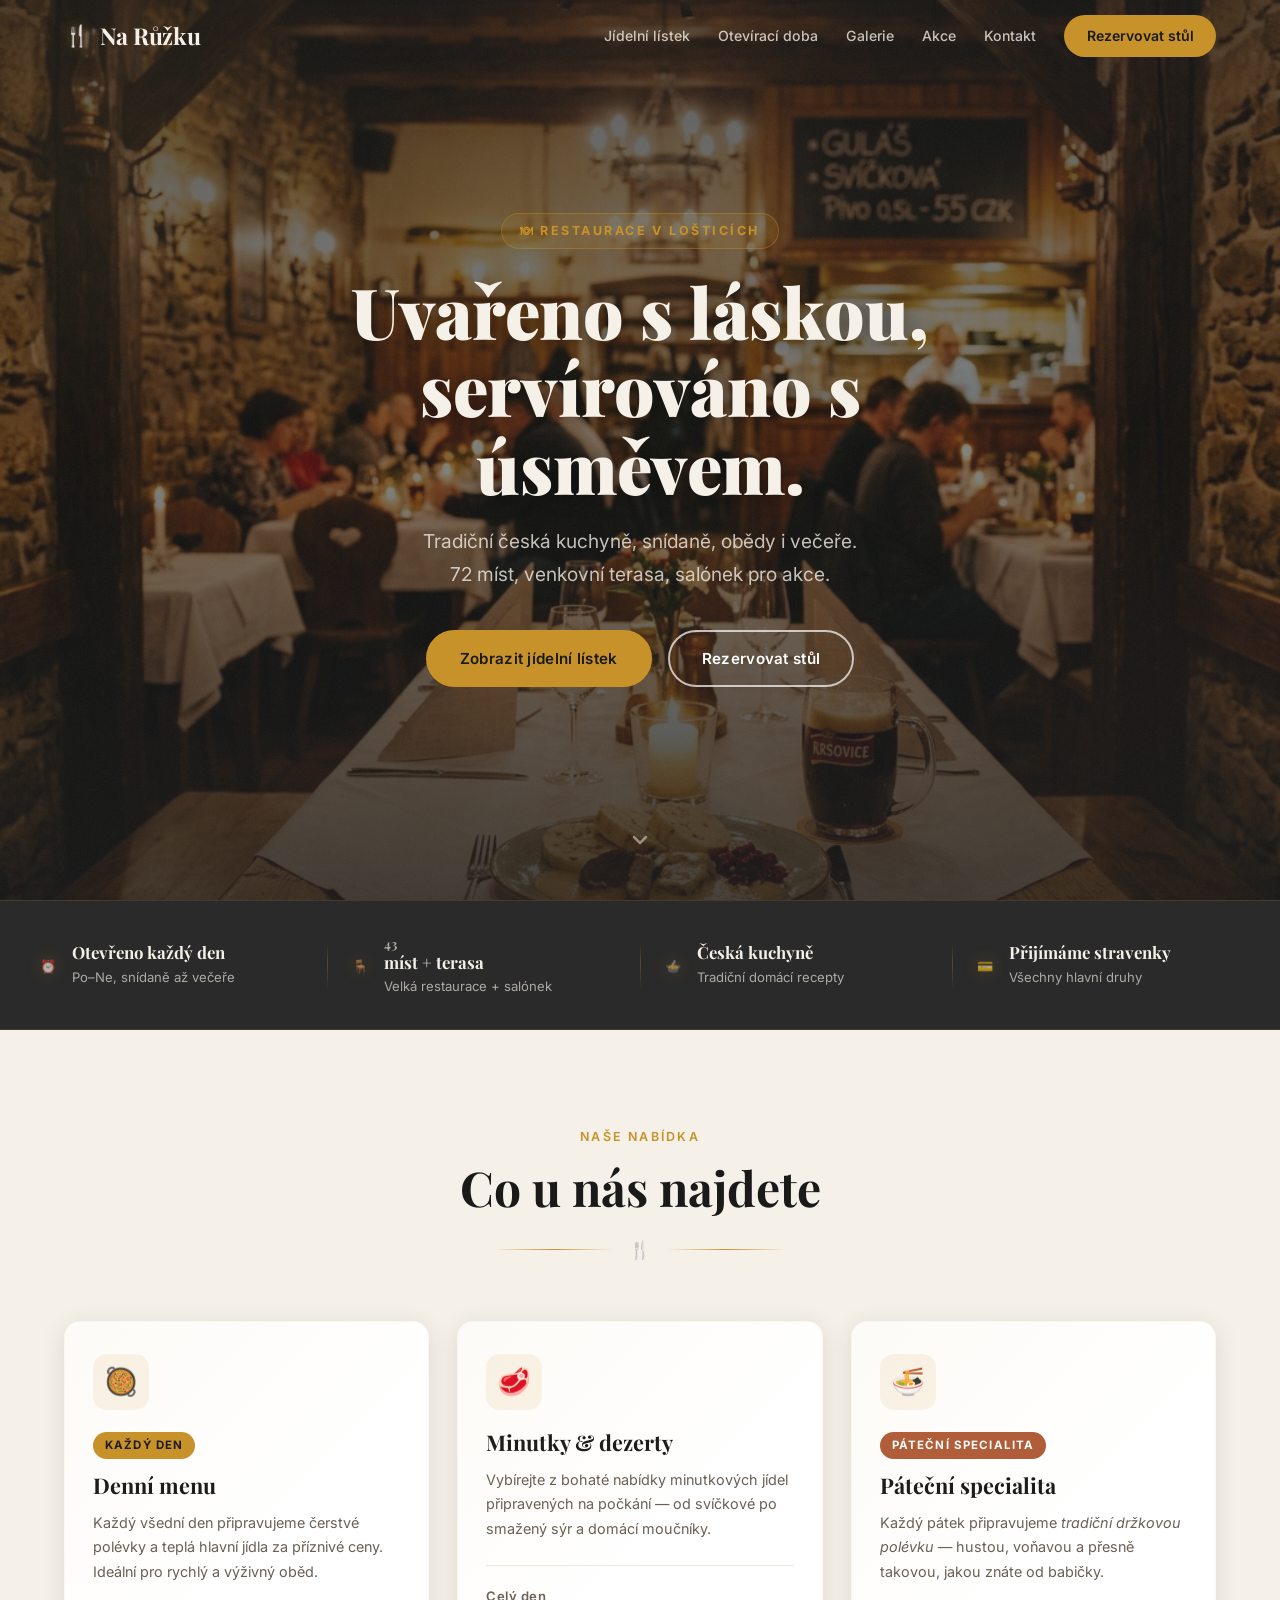
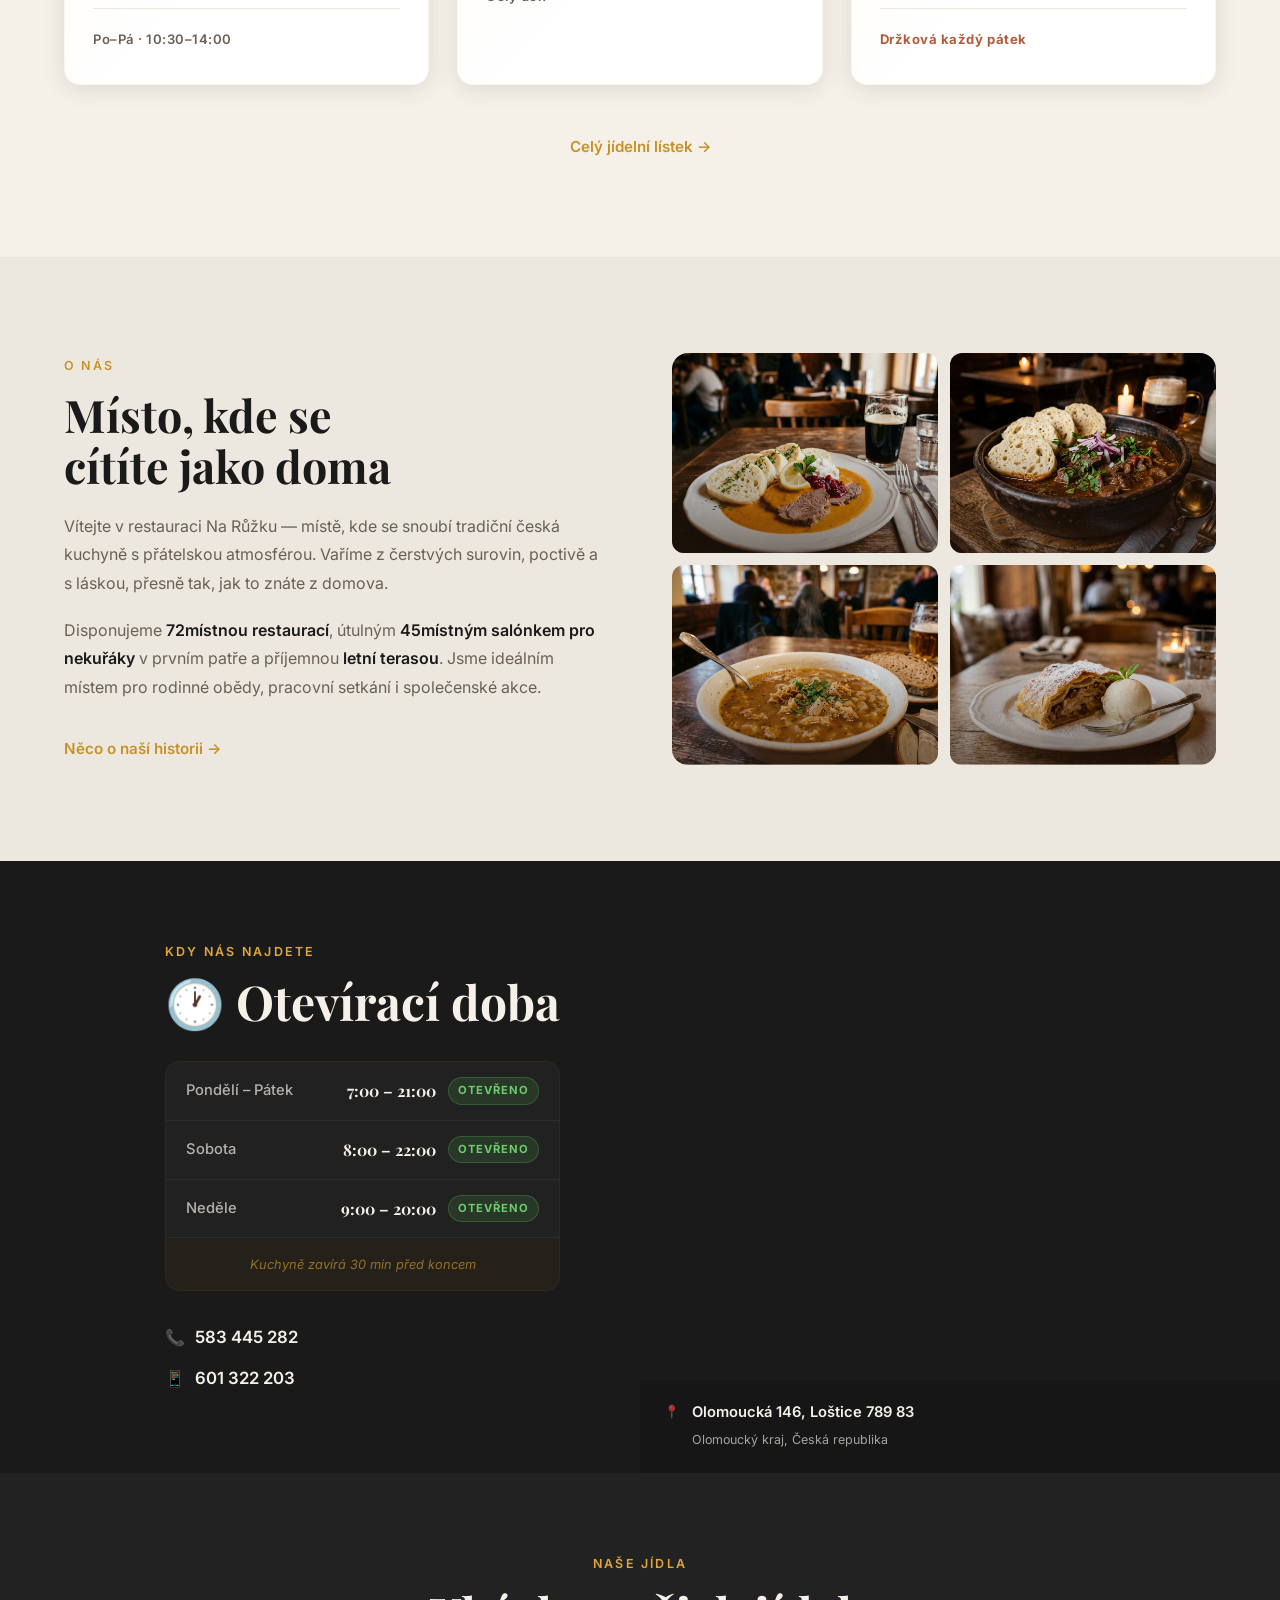
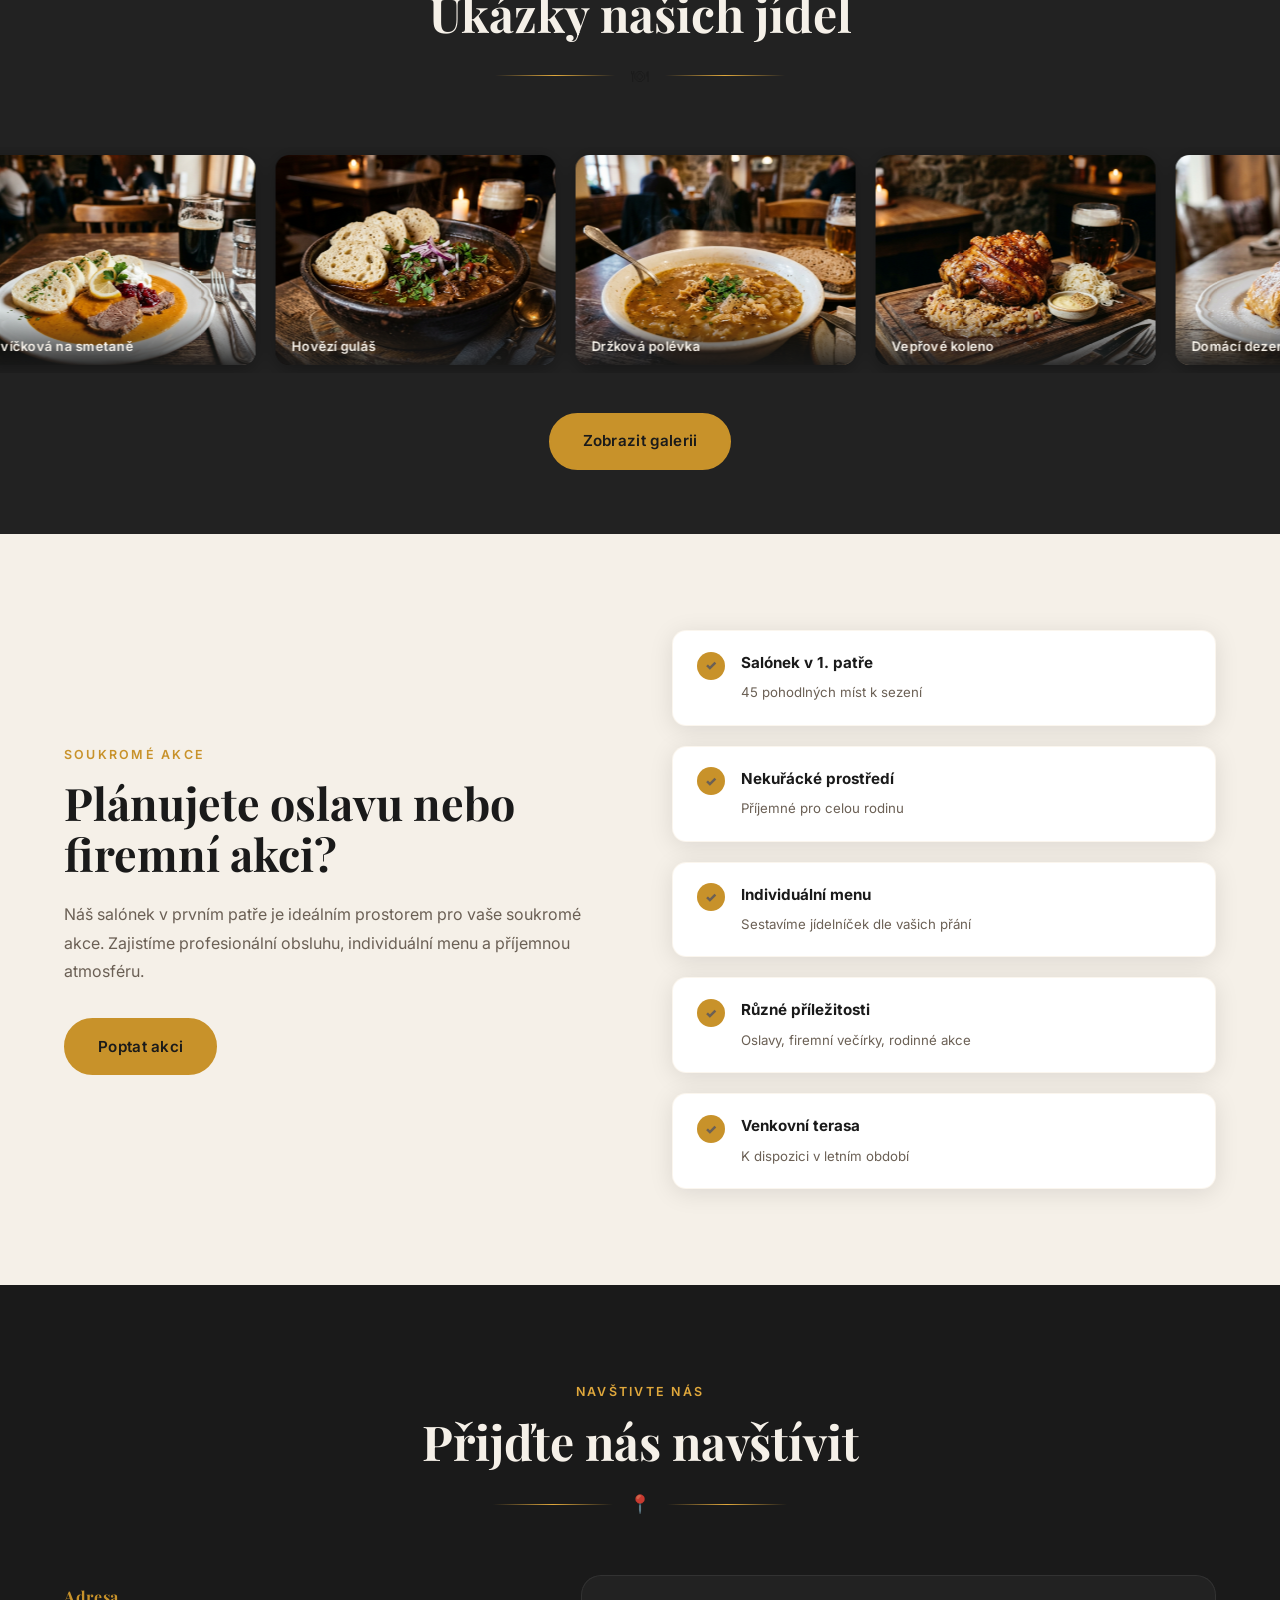
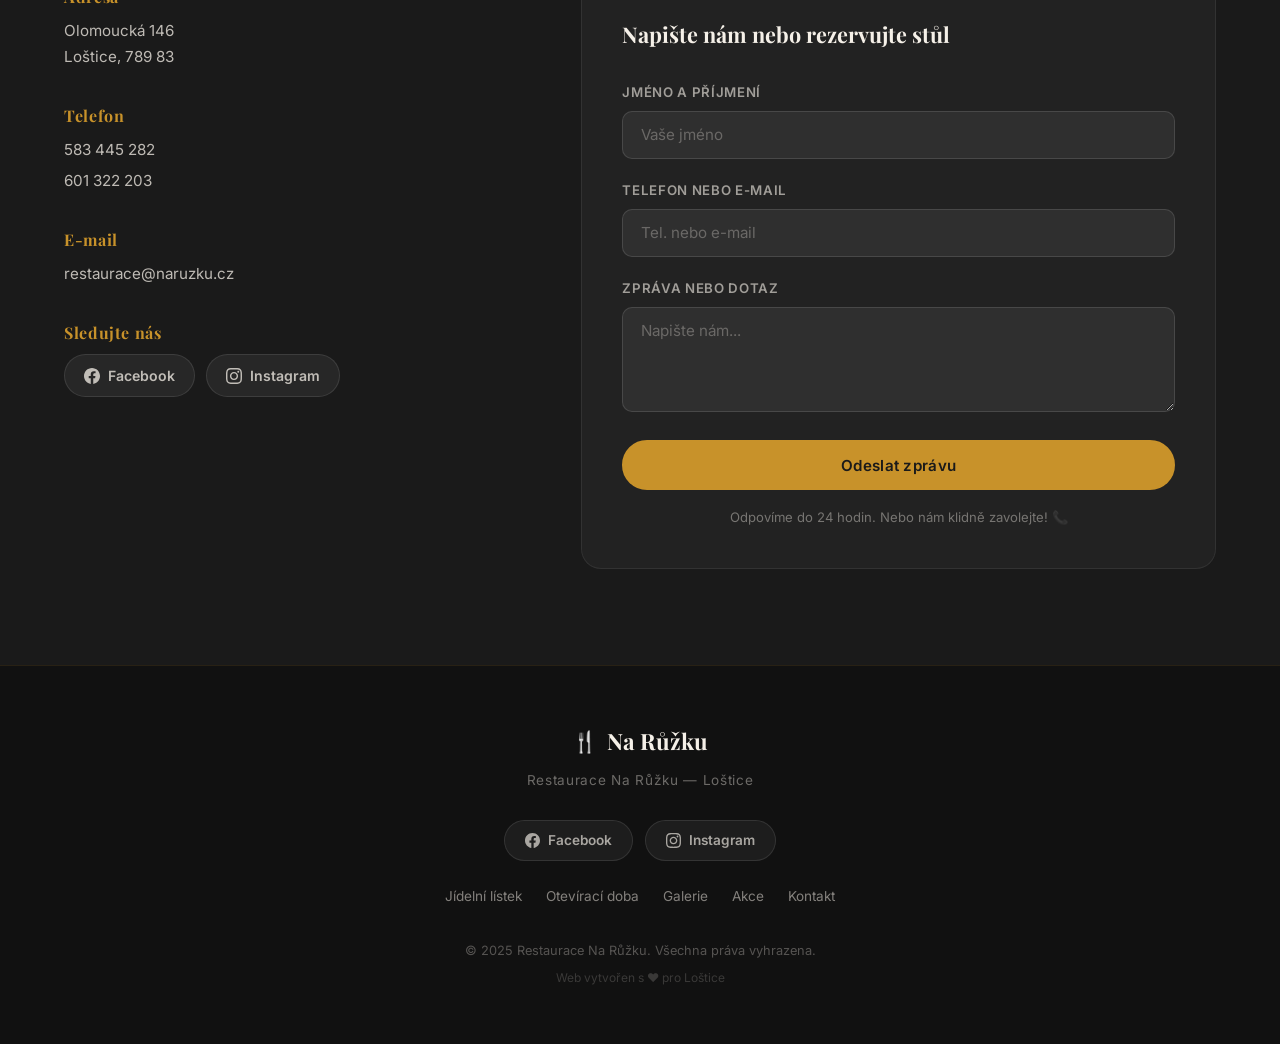
<file: index.html>
<!DOCTYPE html>
<html lang="cs">
<head>
  <meta charset="UTF-8" />
  <meta name="viewport" content="width=device-width, initial-scale=1.0" />
  <meta name="description" content="Restaurace Na Růžku v Lošticích — tradiční česká kuchyně, snídaně, obědy i večeře. Rezervujte stůl online. Olomoucká 146, Loštice 789 83." />
  <meta name="keywords" content="restaurace Loštice, česká kuchyně, Na Růžku, obědy Loštice, snídaně, večeře, jídelní lístek" />
  <meta property="og:title" content="Restaurace Na Růžku — Loštice" />
  <meta property="og:description" content="Uvařeno s láskou, servírováno s úsměvem. Tradiční česká kuchyně v Lošticích." />
  <meta property="og:type" content="website" />
  <title>Restaurace Na Růžku — Loštice | Česká kuchyně</title>
  <link rel="preconnect" href="https://fonts.googleapis.com" />
  <link rel="preconnect" href="https://fonts.gstatic.com" crossorigin />
  <link href="https://fonts.googleapis.com/css2?family=Playfair+Display:ital,wght@0,400;0,600;0,700;0,900;1,400;1,600&family=Inter:wght@300;400;500;600&display=swap" rel="stylesheet" />
  <link rel="stylesheet" href="style.css" />
</head>
<body>

  <!-- ========== NAVIGATION ========== -->
  <header class="navbar" id="navbar">
    <div class="nav-container">
      <a href="#" class="nav-logo" id="nav-logo-link">
        <span class="logo-icon">🍴</span>
        <span class="logo-text">Na Růžku</span>
      </a>
      <nav class="nav-links" id="nav-links" role="navigation" aria-label="Hlavní navigace">
        <a href="menu.html" class="nav-link">Jídelní lístek</a>
        <a href="#hours" class="nav-link">Otevírací doba</a>
        <a href="#gallery" class="nav-link">Galerie</a>
        <a href="#events" class="nav-link">Akce</a>
        <a href="#contact" class="nav-link">Kontakt</a>
        <a href="#contact" class="nav-cta" id="nav-cta-btn">Rezervovat stůl</a>
      </nav>
      <button class="hamburger" id="hamburger" aria-label="Otevřít menu" aria-expanded="false">
        <span></span><span></span><span></span>
      </button>
    </div>
    <!-- Mobile menu -->
    <div class="mobile-menu" id="mobile-menu" aria-hidden="true">
      <a href="menu.html" class="mobile-link">Jídelní lístek</a>
      <a href="#hours" class="mobile-link">Otevírací doba</a>
      <a href="#gallery" class="mobile-link">Galerie</a>
      <a href="#events" class="mobile-link">Akce</a>
      <a href="#contact" class="mobile-link">Kontakt</a>
      <a href="#contact" class="mobile-cta">Rezervovat stůl</a>
    </div>
  </header>

  <main>

    <!-- ========== HERO ========== -->
    <section class="hero" id="hero">
      <!-- floating blobs -->
      <div class="blob blob-1"></div>
      <div class="blob blob-2"></div>
      <div class="blob blob-3"></div>
      <!-- grain overlay -->
      <div class="grain-overlay"></div>
      <div class="hero-overlay"></div>

      <div class="hero-content">
        <span class="hero-tag">🍽 Restaurace v Lošticích</span>
        <h1 class="hero-title">Uvařeno s láskou,<br>servírováno s úsměvem.</h1>
        <p class="hero-subtitle">Tradiční česká kuchyně, snídaně, obědy i večeře.<br>72 míst, venkovní terasa, salónek pro akce.</p>
        <div class="hero-btns">
          <a href="menu.html" class="btn btn-primary" id="hero-menu-btn">Zobrazit jídelní lístek</a>
          <a href="#contact" class="btn btn-outline" id="hero-reserve-btn">Rezervovat stůl</a>
        </div>
      </div>

      <a href="#highlights" class="scroll-indicator" aria-label="Scrollovat níže">
        <div class="chevron-bounce">
          <svg width="24" height="24" viewBox="0 0 24 24" fill="none" stroke="currentColor" stroke-width="2.5" stroke-linecap="round" stroke-linejoin="round">
            <polyline points="6 9 12 15 18 9"></polyline>
          </svg>
        </div>
      </a>
    </section>

    <!-- ========== HIGHLIGHTS BAR ========== -->
    <section class="highlights" id="highlights">
      <div class="highlights-inner">
        <div class="highlight-item reveal-left">
          <span class="highlight-icon">⏰</span>
          <div>
            <strong>Otevřeno každý den</strong>
            <span>Po–Ne, snídaně až večeře</span>
          </div>
        </div>
        <div class="highlight-divider"></div>
        <div class="highlight-item reveal-left" style="--delay:0.1s">
          <span class="highlight-icon">🪑</span>
          <div>
            <strong><span class="count" data-target="72">0</span> míst + terasa</strong>
            <span>Velká restaurace + salónek</span>
          </div>
        </div>
        <div class="highlight-divider"></div>
        <div class="highlight-item reveal-left" style="--delay:0.2s">
          <span class="highlight-icon">🍲</span>
          <div>
            <strong>Česká kuchyně</strong>
            <span>Tradiční domácí recepty</span>
          </div>
        </div>
        <div class="highlight-divider"></div>
        <div class="highlight-item reveal-left" style="--delay:0.3s">
          <span class="highlight-icon">💳</span>
          <div>
            <strong>Přijímáme stravenky</strong>
            <span>Všechny hlavní druhy</span>
          </div>
        </div>
      </div>
    </section>

    <!-- ========== MENU PREVIEW ========== -->
    <section class="menu-section" id="menu">
      <div class="container">
        <div class="section-header reveal">
          <p class="section-eyebrow">Naše nabídka</p>
          <h2 class="section-title">Co u nás najdete</h2>
          <div class="section-divider">
            <span class="divider-line"></span>
            <span class="divider-icon">🍴</span>
            <span class="divider-line"></span>
          </div>
        </div>

        <div class="menu-grid">
          <article class="menu-card reveal" id="menu-card-daily">
            <div class="card-icon-wrap">
              <span class="card-icon">🥘</span>
            </div>
            <span class="card-badge">Každý den</span>
            <h3 class="card-title">Denní menu</h3>
            <p class="card-desc">Každý všední den připravujeme čerstvé polévky a teplá hlavní jídla za příznivé ceny. Ideální pro rychlý a výživný oběd.</p>
            <div class="card-footer">
              <span class="card-detail">Po–Pá · 10:30–14:00</span>
            </div>
          </article>

          <article class="menu-card reveal" id="menu-card-minutka" style="--card-delay:0.1s">
            <div class="card-icon-wrap">
              <span class="card-icon">🥩</span>
            </div>
            <h3 class="card-title">Minutky & dezerty</h3>
            <p class="card-desc">Vybírejte z bohaté nabídky minutkových jídel připravených na počkání — od svíčkové po smažený sýr a domácí moučníky.</p>
            <div class="card-footer">
              <span class="card-detail">Celý den</span>
            </div>
          </article>

          <article class="menu-card reveal" id="menu-card-friday" style="--card-delay:0.2s">
            <div class="card-icon-wrap">
              <span class="card-icon">🍜</span>
            </div>
            <span class="card-badge card-badge-special">Páteční specialita</span>
            <h3 class="card-title">Páteční specialita</h3>
            <p class="card-desc">Každý pátek připravujeme <em>tradiční držkovou polévku</em> — hustou, voňavou a přesně takovou, jakou znáte od babičky.</p>
            <div class="card-footer">
              <span class="card-detail card-highlight">Držková každý pátek</span>
            </div>
          </article>
        </div>

        <div class="menu-cta reveal">
          <a href="menu.html" class="link-amber" id="full-menu-link">Celý jídelní lístek →</a>
        </div>
      </div>
    </section>

    <!-- ========== ABOUT / ATMOSPHERE ========== -->
    <section class="about-section" id="about">
      <div class="container">
        <div class="about-grid">
          <div class="about-text reveal">
            <p class="section-eyebrow">O nás</p>
            <h2 class="section-title about-title">Místo, kde se<br>cítíte jako doma</h2>
            <p class="about-body">Vítejte v restauraci Na Růžku — místě, kde se snoubí tradiční česká kuchyně s přátelskou atmosférou. Vaříme z čerstvých surovin, poctivě a s láskou, přesně tak, jak to znáte z domova.</p>
            <p class="about-body">Disponujeme <strong>72místnou restaurací</strong>, útulným <strong>45místným salónkem pro nekuřáky</strong> v prvním patře a příjemnou <strong>letní terasou</strong>. Jsme ideálním místem pro rodinné obědy, pracovní setkání i společenské akce.</p>
            <a href="#events" class="link-amber about-link" id="history-link">Něco o naší historii →</a>
          </div>
          <div class="about-images reveal-right">
            <div class="image-collage">
              <div class="collage-img collage-1">
                <img src="img/svickova.png" alt="Svíčková na smetaně" loading="lazy" />
              </div>
              <div class="collage-img collage-2">
                <img src="img/gulas.png" alt="Guláš s knedlíkem" loading="lazy" />
              </div>
              <div class="collage-img collage-3">
                <img src="img/dzkova.png" alt="Držková polévka" loading="lazy" />
              </div>
              <div class="collage-img collage-4">
                <img src="img/dessert.png" alt="Dezert" loading="lazy" />
              </div>
            </div>
          </div>
        </div>
      </div>
    </section>

    <!-- ========== HOURS + MAP ========== -->
    <section class="hours-section" id="hours">
      <div class="hours-grid">
        <div class="hours-left reveal">
          <p class="section-eyebrow light">Kdy nás najdete</p>
          <h2 class="section-title light">
            <span class="hours-icon">🕐</span> Otevírací doba
          </h2>
          <div class="hours-table">
            <div class="hours-row">
              <span class="hours-day">Pondělí – Pátek</span>
              <div class="hours-time-wrap">
                <span class="hours-time">7:00 – 21:00</span>
                <span class="badge-open">Otevřeno</span>
              </div>
            </div>
            <div class="hours-row">
              <span class="hours-day">Sobota</span>
              <div class="hours-time-wrap">
                <span class="hours-time">8:00 – 22:00</span>
                <span class="badge-open">Otevřeno</span>
              </div>
            </div>
            <div class="hours-row">
              <span class="hours-day">Neděle</span>
              <div class="hours-time-wrap">
                <span class="hours-time">9:00 – 20:00</span>
                <span class="badge-open">Otevřeno</span>
              </div>
            </div>
            <div class="hours-row hours-note-row">
              <span class="hours-note">Kuchyně zavírá 30 min před koncem</span>
            </div>
          </div>
          <div class="contact-quick">
            <a href="tel:+420583445282" class="phone-link" id="phone-link-1">
              <span class="phone-icon">📞</span> 583 445 282
            </a>
            <a href="tel:+420601322203" class="phone-link" id="phone-link-2">
              <span class="phone-icon">📱</span> 601 322 203
            </a>
          </div>
        </div>
        <div class="hours-right reveal-right">
          <div class="map-wrap">
            <iframe
              id="restaurant-map"
              title="Mapa restaurace Na Růžku"
              src="https://www.google.com/maps/embed?pb=!1m18!1m12!1m3!1d2577.5897048!2d16.9298!3d49.7738!2m3!1f0!2f0!3f0!3m2!1i1024!2i768!4f13.1!3m3!1m2!1s0x47145bc0a4b60001%3A0x400af0f66154100!2sOlomoucká+146%2C+789+83+Loštice!5e0!3m2!1scs!2scz!4v1"
              allowfullscreen=""
              loading="lazy"
              referrerpolicy="no-referrer-when-downgrade"
            ></iframe>
          </div>
          <div class="map-address">
            <span class="addr-icon">📍</span>
            <div>
              <strong>Olomoucká 146, Loštice 789 83</strong>
              <span>Olomoucký kraj, Česká republika</span>
            </div>
          </div>
        </div>
      </div>
    </section>

    <!-- ========== GALLERY ========== -->
    <section class="gallery-section" id="gallery">
      <div class="container">
        <div class="section-header reveal">
          <p class="section-eyebrow light">Naše jídla</p>
          <h2 class="section-title light">Ukázky našich jídel</h2>
          <div class="section-divider light">
            <span class="divider-line"></span>
            <span class="divider-icon">🍽</span>
            <span class="divider-line"></span>
          </div>
        </div>
      </div>
      <div class="gallery-strip-wrap">
        <div class="gallery-strip" id="gallery-strip">
          <div class="gallery-item">
            <img src="img/svickova.png" alt="Svíčková na smetaně" loading="lazy" />
            <div class="gallery-caption">Svíčková na smetaně</div>
          </div>
          <div class="gallery-item">
            <img src="img/gulas.png" alt="Guláš s knedlíkem" loading="lazy" />
            <div class="gallery-caption">Hovězí guláš</div>
          </div>
          <div class="gallery-item">
            <img src="img/dzkova.png" alt="Držková polévka" loading="lazy" />
            <div class="gallery-caption">Držková polévka</div>
          </div>
          <div class="gallery-item">
            <img src="img/koleno.png" alt="Vepřové koleno" loading="lazy" />
            <div class="gallery-caption">Vepřové koleno</div>
          </div>
          <div class="gallery-item">
            <img src="img/dessert.png" alt="Dezert" loading="lazy" />
            <div class="gallery-caption">Domácí dezerty</div>
          </div>
          <!-- duplicated for seamless loop -->
          <div class="gallery-item">
            <img src="img/svickova.png" alt="Svíčková na smetaně" loading="lazy" aria-hidden="true" />
            <div class="gallery-caption">Svíčková na smetaně</div>
          </div>
          <div class="gallery-item">
            <img src="img/gulas.png" alt="Guláš s knedlíkem" loading="lazy" aria-hidden="true" />
            <div class="gallery-caption">Hovězí guláš</div>
          </div>
          <div class="gallery-item">
            <img src="img/koleno.png" alt="Vepřové koleno" loading="lazy" aria-hidden="true" />
            <div class="gallery-caption">Vepřové koleno</div>
          </div>
        </div>
      </div>
      <div class="gallery-cta reveal">
        <a href="#contact" class="btn btn-primary" id="gallery-cta-btn">Zobrazit galerii</a>
      </div>
    </section>

    <!-- ========== EVENTS / SALON ========== -->
    <section class="events-section" id="events">
      <div class="container">
        <div class="events-grid">
          <div class="events-text reveal">
            <p class="section-eyebrow">Soukromé akce</p>
            <h2 class="section-title events-title">Plánujete oslavu nebo<br>firemní akci?</h2>
            <p class="events-body">Náš salónek v prvním patře je ideálním prostorem pro vaše soukromé akce. Zajistíme profesionální obsluhu, individuální menu a příjemnou atmosféru.</p>
            <a href="#contact" class="btn btn-primary events-btn" id="events-cta-btn">Poptat akci</a>
          </div>
          <div class="events-features reveal">
            <ul class="features-list">
              <li class="feature-item">
                <span class="feature-check">✓</span>
                <div>
                  <strong>Salónek v 1. patře</strong>
                  <span>45 pohodlných míst k sezení</span>
                </div>
              </li>
              <li class="feature-item">
                <span class="feature-check">✓</span>
                <div>
                  <strong>Nekuřácké prostředí</strong>
                  <span>Příjemné pro celou rodinu</span>
                </div>
              </li>
              <li class="feature-item">
                <span class="feature-check">✓</span>
                <div>
                  <strong>Individuální menu</strong>
                  <span>Sestavíme jídelníček dle vašich přání</span>
                </div>
              </li>
              <li class="feature-item">
                <span class="feature-check">✓</span>
                <div>
                  <strong>Různé příležitosti</strong>
                  <span>Oslavy, firemní večírky, rodinné akce</span>
                </div>
              </li>
              <li class="feature-item">
                <span class="feature-check">✓</span>
                <div>
                  <strong>Venkovní terasa</strong>
                  <span>K dispozici v letním období</span>
                </div>
              </li>
            </ul>
          </div>
        </div>
      </div>
    </section>

    <!-- ========== CONTACT ========== -->
    <section class="contact-section" id="contact">
      <div class="container">
        <div class="section-header reveal">
          <p class="section-eyebrow light">Navštivte nás</p>
          <h2 class="section-title light">Přijďte nás navštívit</h2>
          <div class="section-divider light">
            <span class="divider-line"></span>
            <span class="divider-icon">📍</span>
            <span class="divider-line"></span>
          </div>
        </div>
        <div class="contact-grid">
          <div class="contact-info reveal">
            <div class="info-block">
              <h3 class="info-title">Adresa</h3>
              <p>Olomoucká 146<br>Loštice, 789 83</p>
            </div>
            <div class="info-block">
              <h3 class="info-title">Telefon</h3>
              <a href="tel:+420583445282" class="info-link" id="contact-phone-1">583 445 282</a>
              <a href="tel:+420601322203" class="info-link" id="contact-phone-2">601 322 203</a>
            </div>
            <div class="info-block">
              <h3 class="info-title">E-mail</h3>
              <a href="mailto:info@naruzku.cz" class="info-link" id="contact-email">restaurace@naruzku.cz</a>
            </div>
            <div class="info-block">
              <h3 class="info-title">Sledujte nás</h3>
              <div class="social-links-row">
                <a href="https://facebook.com" target="_blank" rel="noopener" class="social-link" id="facebook-link">
                  <svg class="social-icon" viewBox="0 0 24 24" fill="currentColor" aria-hidden="true"><path d="M24 12.07C24 5.41 18.63 0 12 0S0 5.41 0 12.07C0 18.1 4.39 23.1 10.13 24v-8.44H7.08v-3.49h3.04V9.41c0-3.02 1.8-4.7 4.54-4.7 1.31 0 2.68.24 2.68.24v2.97h-1.5c-1.49 0-1.95.93-1.95 1.88v2.26h3.32l-.53 3.5h-2.8V24C19.61 23.1 24 18.1 24 12.07z"/></svg>
                  Facebook
                </a>
                <a href="https://instagram.com" target="_blank" rel="noopener" class="social-link social-link-ig" id="instagram-link">
                  <svg class="social-icon" viewBox="0 0 24 24" fill="currentColor" aria-hidden="true"><path d="M12 2.163c3.204 0 3.584.012 4.85.07 3.252.148 4.771 1.691 4.919 4.919.058 1.265.069 1.645.069 4.849 0 3.205-.012 3.584-.069 4.849-.149 3.225-1.664 4.771-4.919 4.919-1.266.058-1.644.07-4.85.07-3.204 0-3.584-.012-4.849-.07-3.26-.149-4.771-1.699-4.919-4.92-.058-1.265-.07-1.644-.07-4.849 0-3.204.013-3.583.07-4.849.149-3.227 1.664-4.771 4.919-4.919 1.266-.057 1.645-.069 4.849-.069zm0-2.163c-3.259 0-3.667.014-4.947.072-4.358.2-6.78 2.618-6.98 6.98-.059 1.281-.073 1.689-.073 4.948 0 3.259.014 3.668.072 4.948.2 4.358 2.618 6.78 6.98 6.98 1.281.058 1.689.072 4.948.072 3.259 0 3.668-.014 4.948-.072 4.354-.2 6.782-2.618 6.979-6.98.059-1.28.073-1.689.073-4.948 0-3.259-.014-3.667-.072-4.947-.196-4.354-2.617-6.78-6.979-6.98-1.281-.059-1.69-.073-4.949-.073zm0 5.838c-3.403 0-6.162 2.759-6.162 6.162s2.759 6.163 6.162 6.163 6.162-2.759 6.162-6.163c0-3.403-2.759-6.162-6.162-6.162zm0 10.162c-2.209 0-4-1.79-4-4 0-2.209 1.791-4 4-4s4 1.791 4 4c0 2.21-1.791 4-4 4zm6.406-11.845c-.796 0-1.441.645-1.441 1.44s.645 1.44 1.441 1.44c.795 0 1.439-.645 1.439-1.44s-.644-1.44-1.439-1.44z"/></svg>
                  Instagram
                </a>
              </div>
            </div>
          </div>
          <div class="contact-form-wrap reveal">
            <form class="contact-form" id="contact-form" novalidate>
              <h3 class="form-title">Napište nám nebo rezervujte stůl</h3>
              <div class="form-group">
                <label for="form-name">Jméno a příjmení</label>
                <input type="text" id="form-name" name="name" placeholder="Vaše jméno" required autocomplete="name" />
              </div>
              <div class="form-group">
                <label for="form-contact">Telefon nebo e-mail</label>
                <input type="text" id="form-contact" name="contact" placeholder="Tel. nebo e-mail" required autocomplete="email" />
              </div>
              <div class="form-group">
                <label for="form-message">Zpráva nebo dotaz</label>
                <textarea id="form-message" name="message" rows="4" placeholder="Napište nám..." required></textarea>
              </div>
              <button type="submit" class="btn btn-primary btn-full" id="form-submit">Odeslat zprávu</button>
              <p class="form-note">Odpovíme do 24 hodin. Nebo nám klidně zavolejte! 📞</p>
            </form>
          </div>
        </div>
      </div>
    </section>

  </main>

  <!-- ========== FOOTER ========== -->
  <footer class="footer" id="footer">
    <div class="container">
      <div class="footer-logo">
        <span class="logo-icon">🍴</span>
        <span class="logo-text">Na Růžku</span>
      </div>
      <p class="footer-tagline">Restaurace Na Růžku — Loštice</p>
      <div class="footer-social">
        <a href="https://facebook.com" target="_blank" rel="noopener" class="footer-social-link" id="footer-fb">
          <svg viewBox="0 0 24 24" fill="currentColor" aria-hidden="true" style="width:15px;height:15px"><path d="M24 12.07C24 5.41 18.63 0 12 0S0 5.41 0 12.07C0 18.1 4.39 23.1 10.13 24v-8.44H7.08v-3.49h3.04V9.41c0-3.02 1.8-4.7 4.54-4.7 1.31 0 2.68.24 2.68.24v2.97h-1.5c-1.49 0-1.95.93-1.95 1.88v2.26h3.32l-.53 3.5h-2.8V24C19.61 23.1 24 18.1 24 12.07z"/></svg>
          Facebook
        </a>
        <a href="https://instagram.com" target="_blank" rel="noopener" class="footer-social-link footer-social-ig" id="footer-ig">
          <svg viewBox="0 0 24 24" fill="currentColor" aria-hidden="true" style="width:15px;height:15px"><path d="M12 2.163c3.204 0 3.584.012 4.85.07 3.252.148 4.771 1.691 4.919 4.919.058 1.265.069 1.645.069 4.849 0 3.205-.012 3.584-.069 4.849-.149 3.225-1.664 4.771-4.919 4.919-1.266.058-1.644.07-4.85.07-3.204 0-3.584-.012-4.849-.07-3.26-.149-4.771-1.699-4.919-4.92-.058-1.265-.07-1.644-.07-4.849 0-3.204.013-3.583.07-4.849.149-3.227 1.664-4.771 4.919-4.919 1.266-.057 1.645-.069 4.849-.069zm0-2.163c-3.259 0-3.667.014-4.947.072-4.358.2-6.78 2.618-6.98 6.98-.059 1.281-.073 1.689-.073 4.948 0 3.259.014 3.668.072 4.948.2 4.358 2.618 6.78 6.98 6.98 1.281.058 1.689.072 4.948.072 3.259 0 3.668-.014 4.948-.072 4.354-.2 6.782-2.618 6.979-6.98.059-1.28.073-1.689.073-4.948 0-3.259-.014-3.667-.072-4.947-.196-4.354-2.617-6.78-6.979-6.98-1.281-.059-1.69-.073-4.949-.073zm0 5.838c-3.403 0-6.162 2.759-6.162 6.162s2.759 6.163 6.162 6.163 6.162-2.759 6.162-6.163c0-3.403-2.759-6.162-6.162-6.162zm0 10.162c-2.209 0-4-1.79-4-4 0-2.209 1.791-4 4-4s4 1.791 4 4c0 2.21-1.791 4-4 4zm6.406-11.845c-.796 0-1.441.645-1.441 1.44s.645 1.44 1.441 1.44c.795 0 1.439-.645 1.439-1.44s-.644-1.44-1.439-1.44z"/></svg>
          Instagram
        </a>
      </div>
      <nav class="footer-nav" aria-label="Patičková navigace">
        <a href="menu.html">Jídelní lístek</a>
        <a href="#hours">Otevírací doba</a>
        <a href="#gallery">Galerie</a>
        <a href="#events">Akce</a>
        <a href="#contact">Kontakt</a>
      </nav>
      <p class="footer-copy">© 2025 Restaurace Na Růžku. Všechna práva vyhrazena.</p>
      <p class="footer-credit">Web vytvořen s ❤️ pro Loštice</p>
    </div>
  </footer>

  <script src="script.js"></script>
</body>
</html>
</file>
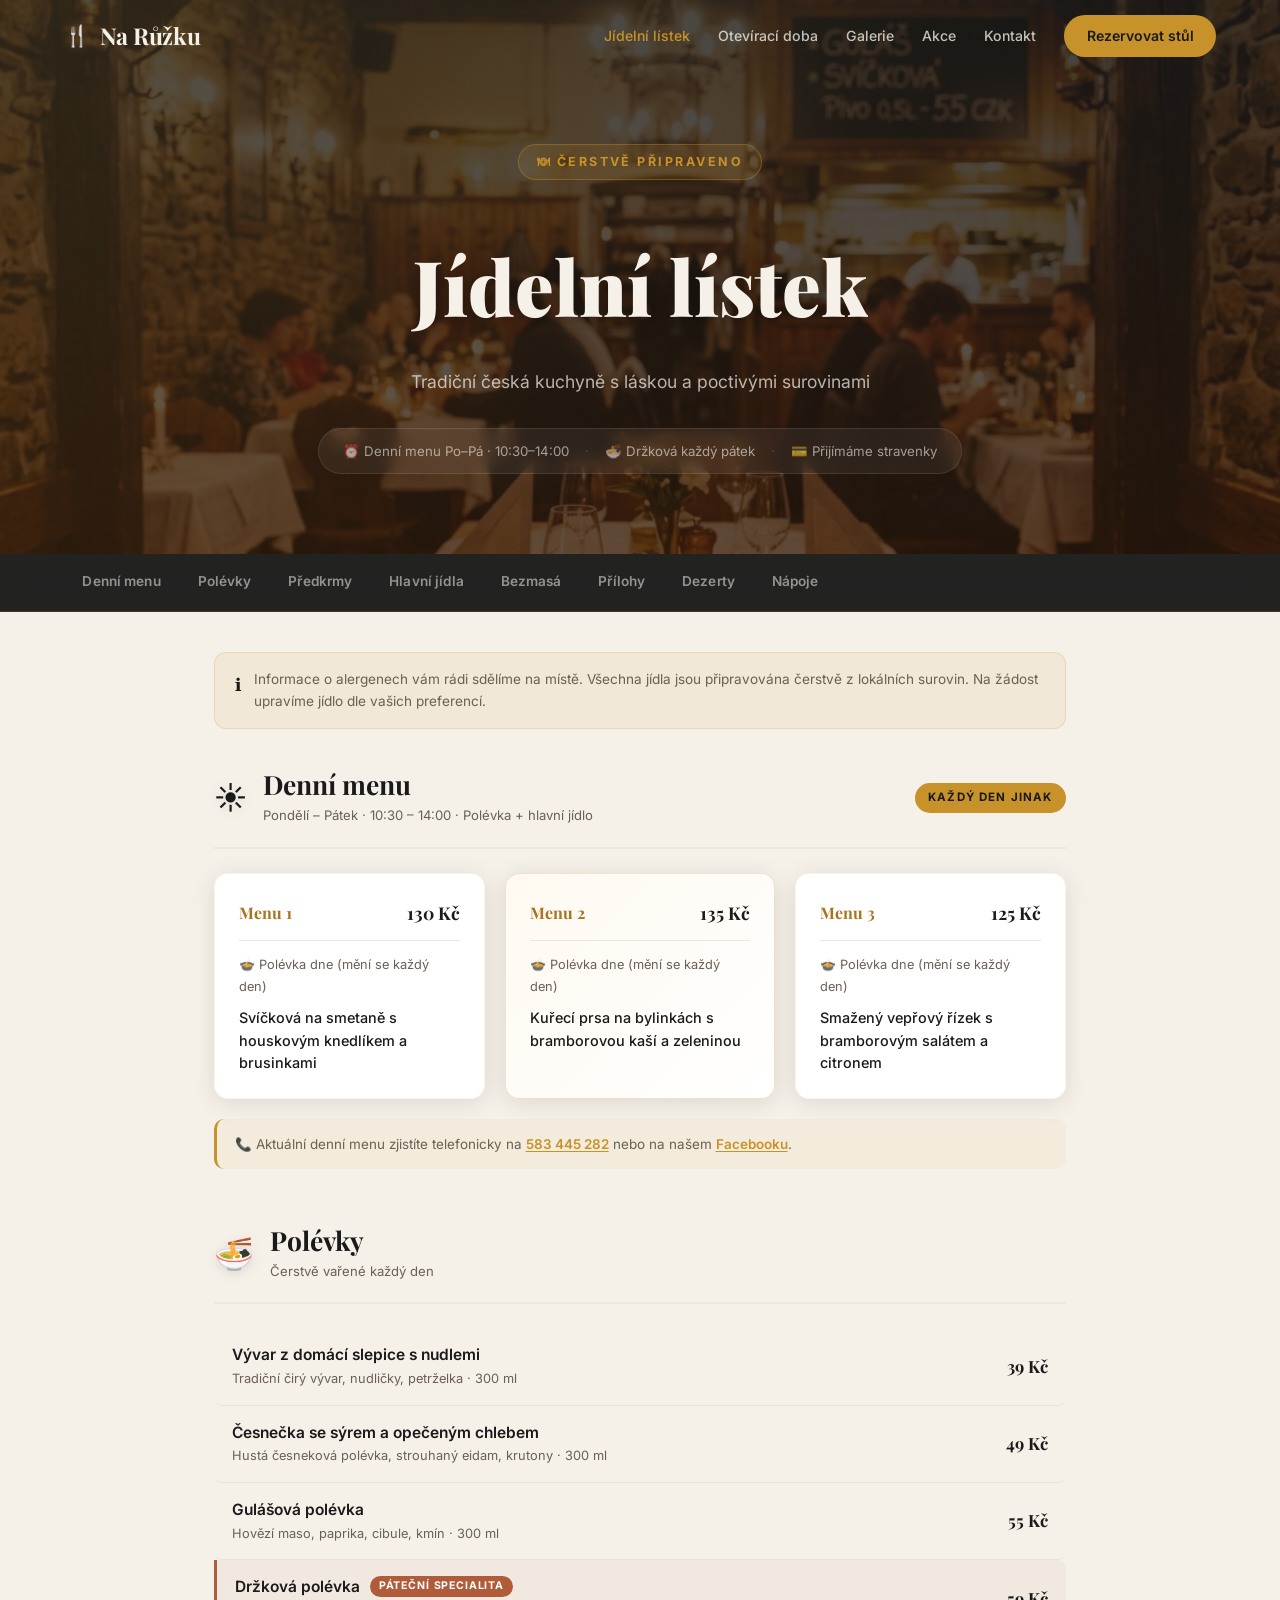
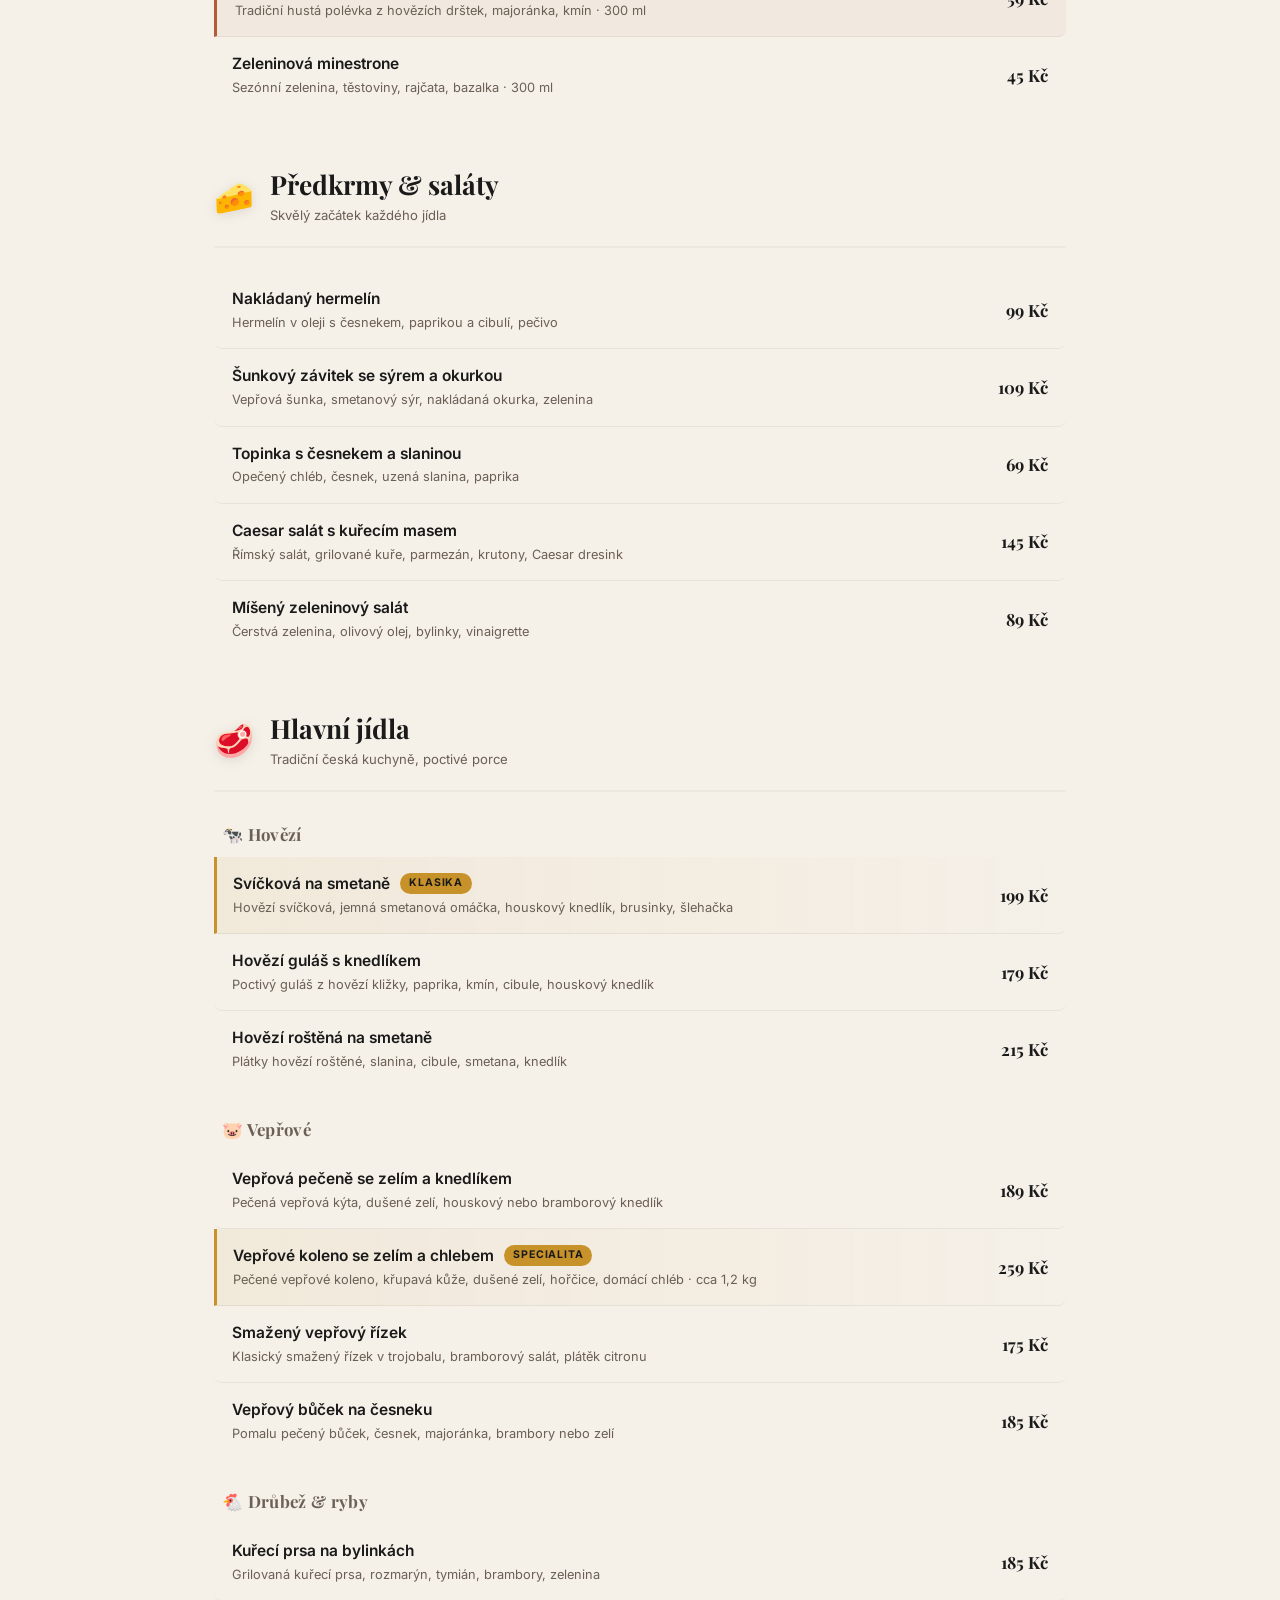
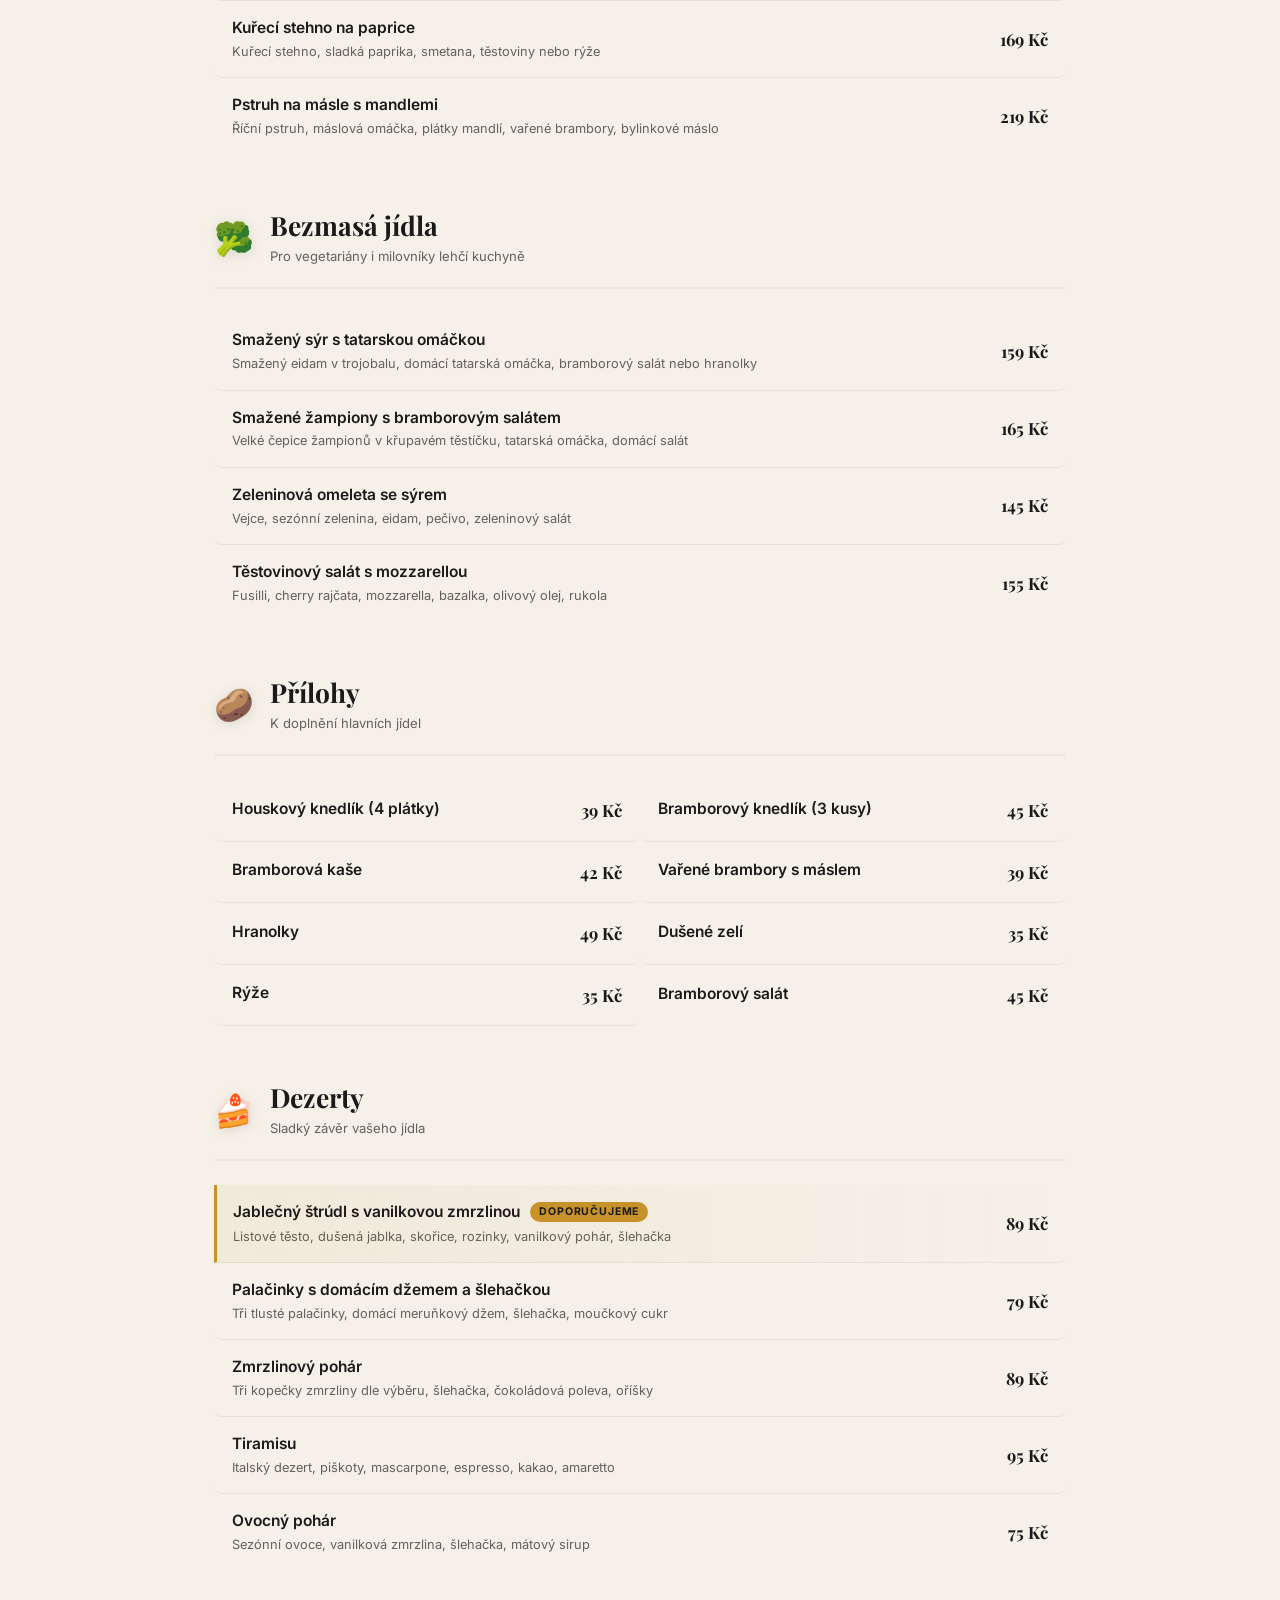
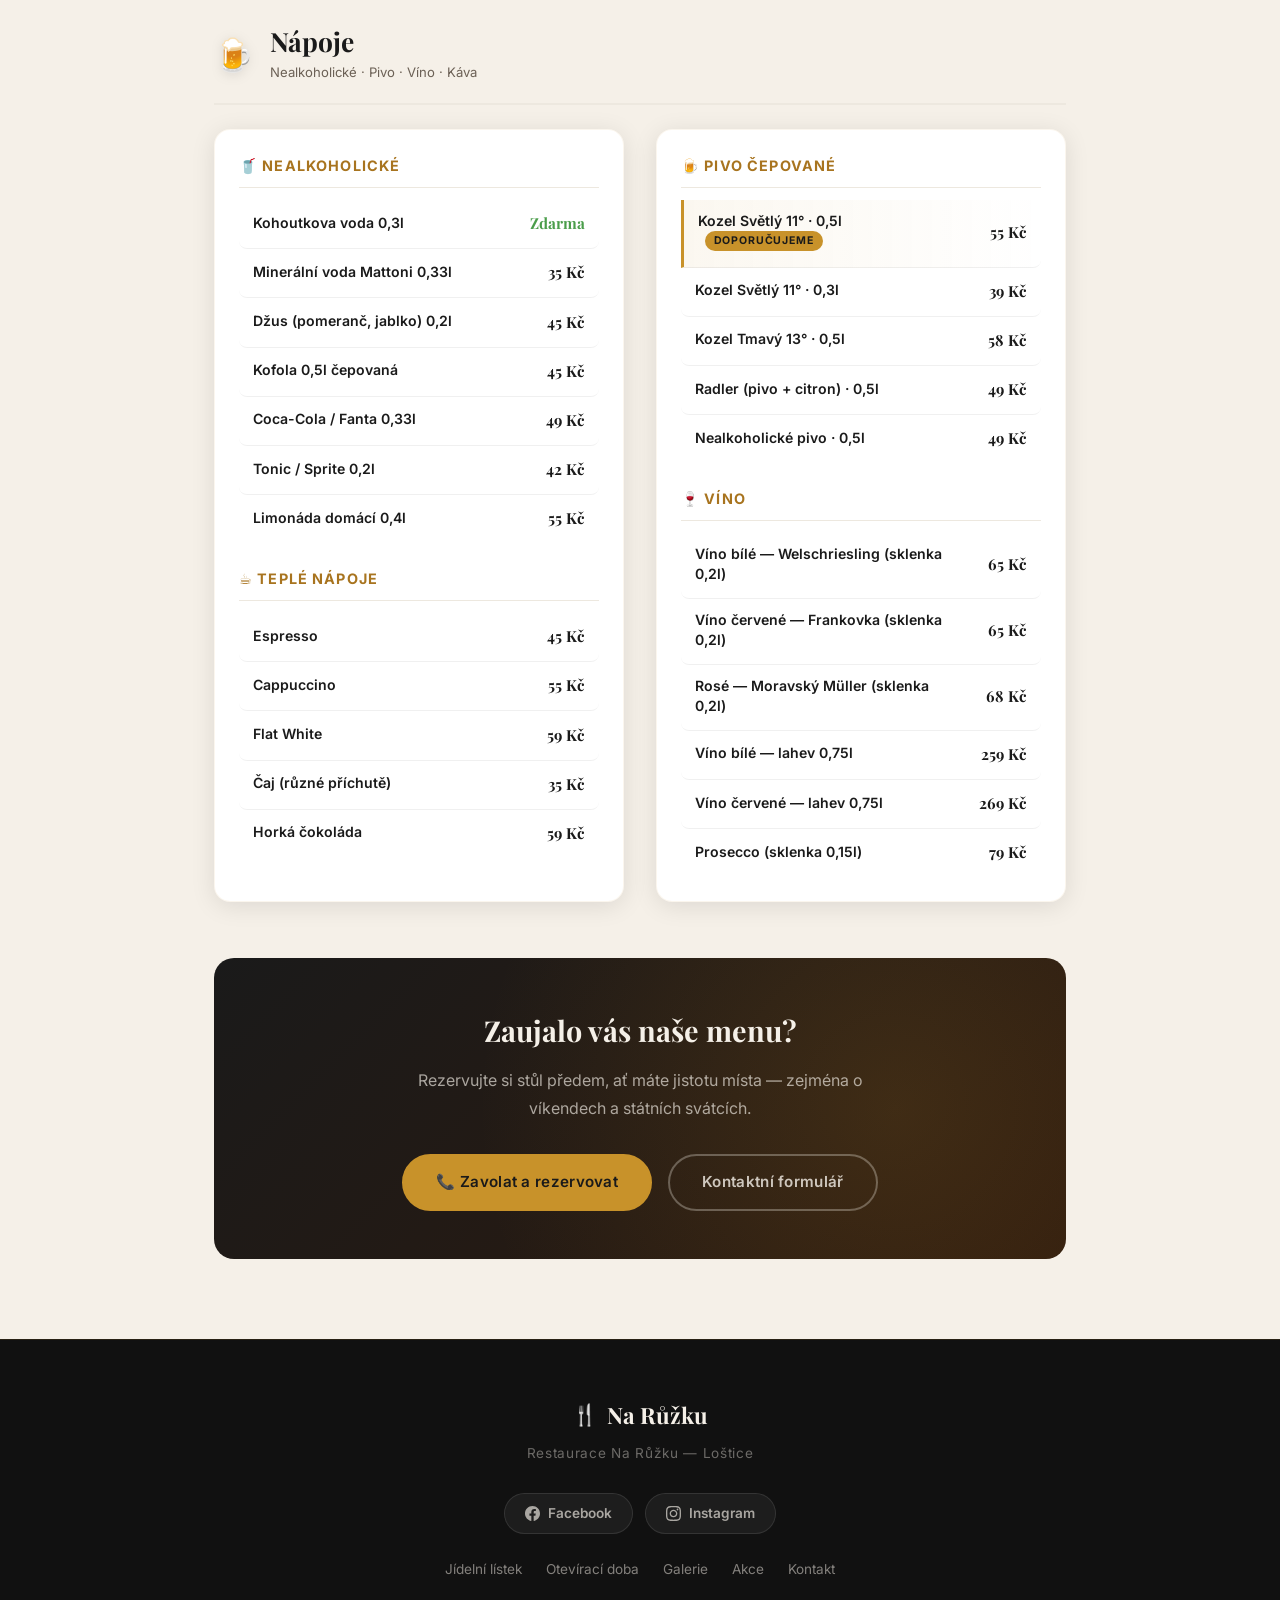
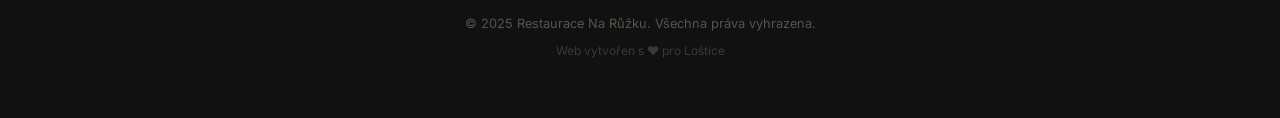
<file: menu.html>
<!DOCTYPE html>
<html lang="cs">
<head>
  <meta charset="UTF-8" />
  <meta name="viewport" content="width=device-width, initial-scale=1.0" />
  <meta name="description" content="Jídelní lístek Restaurace Na Růžku v Lošticích — polévky, hlavní jídla, dezerty, nápoje. Tradiční česká kuchyně za přijatelné ceny." />
  <title>Jídelní lístek — Restaurace Na Růžku Loštice</title>
  <link rel="preconnect" href="https://fonts.googleapis.com" />
  <link rel="preconnect" href="https://fonts.gstatic.com" crossorigin />
  <link href="https://fonts.googleapis.com/css2?family=Playfair+Display:ital,wght@0,400;0,600;0,700;0,900;1,400&family=Inter:wght@300;400;500;600&display=swap" rel="stylesheet" />
  <link rel="stylesheet" href="style.css" />
</head>
<body class="menu-page">

  <!-- ========== NAVIGATION ========== -->
  <header class="navbar scrolled" id="navbar">
    <div class="nav-container">
      <a href="index.html" class="nav-logo">
        <span class="logo-icon">🍴</span>
        <span class="logo-text">Na Růžku</span>
      </a>
      <nav class="nav-links" role="navigation" aria-label="Hlavní navigace">
        <a href="menu.html" class="nav-link nav-link-active">Jídelní lístek</a>
        <a href="index.html#hours" class="nav-link">Otevírací doba</a>
        <a href="index.html#gallery" class="nav-link">Galerie</a>
        <a href="index.html#events" class="nav-link">Akce</a>
        <a href="index.html#contact" class="nav-link">Kontakt</a>
        <a href="index.html#contact" class="nav-cta">Rezervovat stůl</a>
      </nav>
      <button class="hamburger" id="hamburger" aria-label="Otevřít menu" aria-expanded="false">
        <span></span><span></span><span></span>
      </button>
    </div>
    <div class="mobile-menu" id="mobile-menu" aria-hidden="true">
      <a href="menu.html" class="mobile-link">Jídelní lístek</a>
      <a href="index.html#hours" class="mobile-link">Otevírací doba</a>
      <a href="index.html#gallery" class="mobile-link">Galerie</a>
      <a href="index.html#events" class="mobile-link">Akce</a>
      <a href="index.html#contact" class="mobile-link">Kontakt</a>
      <a href="index.html#contact" class="mobile-cta">Rezervovat stůl</a>
    </div>
  </header>

  <main>

    <!-- ========== MENU HERO ========== -->
    <section class="menu-hero">
      <div class="menu-hero-overlay"></div>
      <div class="menu-hero-content">
        <span class="hero-tag">🍽 Čerstvě připraveno</span>
        <h1 class="menu-hero-title">Jídelní lístek</h1>
        <p class="menu-hero-sub">Tradiční česká kuchyně s láskou a poctivými surovinami</p>
        <div class="menu-hero-note">
          <span>⏰ Denní menu Po–Pá · 10:30–14:00</span>
          <span class="note-sep">·</span>
          <span>🍜 Držková každý pátek</span>
          <span class="note-sep">·</span>
          <span>💳 Přijímáme stravenky</span>
        </div>
      </div>
    </section>

    <!-- ========== STICKY CATEGORY TABS ========== -->
    <nav class="menu-tabs-bar" id="menu-tabs-bar" aria-label="Kategorie jídel">
      <div class="menu-tabs-inner">
        <a href="#denni-menu"   class="menu-tab active" data-target="denni-menu">Denní menu</a>
        <a href="#polevky"      class="menu-tab" data-target="polevky">Polévky</a>
        <a href="#predkrmy"     class="menu-tab" data-target="predkrmy">Předkrmy</a>
        <a href="#hlavni-jidla" class="menu-tab" data-target="hlavni-jidla">Hlavní jídla</a>
        <a href="#bezm-jidla"   class="menu-tab" data-target="bezm-jidla">Bezmasá</a>
        <a href="#prilohy"      class="menu-tab" data-target="prilohy">Přílohy</a>
        <a href="#dezerty"      class="menu-tab" data-target="dezerty">Dezerty</a>
        <a href="#napoje"       class="menu-tab" data-target="napoje">Nápoje</a>
      </div>
    </nav>

    <!-- ========== MENU CONTENT ========== -->
    <div class="menu-content">
      <div class="menu-container">

        <!-- ALLERGEN NOTE -->
        <div class="allergen-note reveal">
          <span class="allergen-icon">ℹ️</span>
          <p>Informace o alergenech vám rádi sdělíme na místě. Všechna jídla jsou připravována čerstvě z lokálních surovin. Na žádost upravíme jídlo dle vašich preferencí.</p>
        </div>

        <!-- ======= DENNÍ MENU ======= -->
        <section class="menu-section-block" id="denni-menu">
          <div class="menu-section-header reveal">
            <div class="menu-section-label">
              <span class="menu-section-icon">☀️</span>
              <div>
                <h2 class="menu-section-title">Denní menu</h2>
                <p class="menu-section-note">Pondělí – Pátek · 10:30 – 14:00 · Polévka + hlavní jídlo</p>
              </div>
            </div>
            <span class="menu-section-badge">Každý den jinak</span>
          </div>

          <div class="daily-menu-grid reveal">
            <div class="daily-card">
              <div class="daily-header">
                <span class="daily-num">Menu 1</span>
                <span class="daily-price">130 Kč</span>
              </div>
              <p class="daily-soup">🍲 Polévka dne (mění se každý den)</p>
              <p class="daily-main">Svíčková na smetaně s houskovým knedlíkem a brusinkami</p>
            </div>
            <div class="daily-card daily-card-alt">
              <div class="daily-header">
                <span class="daily-num">Menu 2</span>
                <span class="daily-price">135 Kč</span>
              </div>
              <p class="daily-soup">🍲 Polévka dne (mění se každý den)</p>
              <p class="daily-main">Kuřecí prsa na bylinkách s bramborovou kaší a zeleninou</p>
            </div>
            <div class="daily-card">
              <div class="daily-header">
                <span class="daily-num">Menu 3</span>
                <span class="daily-price">125 Kč</span>
              </div>
              <p class="daily-soup">🍲 Polévka dne (mění se každý den)</p>
              <p class="daily-main">Smažený vepřový řízek s bramborovým salátem a citronem</p>
            </div>
          </div>
          <p class="daily-info reveal">📞 Aktuální denní menu zjistíte telefonicky na <a href="tel:+420583445282">583 445 282</a> nebo na našem <a href="https://facebook.com" target="_blank" rel="noopener">Facebooku</a>.</p>
        </section>

        <!-- ======= POLÉVKY ======= -->
        <section class="menu-section-block" id="polevky">
          <div class="menu-section-header reveal">
            <div class="menu-section-label">
              <span class="menu-section-icon">🍜</span>
              <div>
                <h2 class="menu-section-title">Polévky</h2>
                <p class="menu-section-note">Čerstvě vařené každý den</p>
              </div>
            </div>
          </div>
          <div class="dish-list reveal">
            <div class="dish-item">
              <div class="dish-info">
                <span class="dish-name">Vývar z domácí slepice s nudlemi</span>
                <span class="dish-desc">Tradiční čirý vývar, nudličky, petrželka · 300 ml</span>
              </div>
              <span class="dish-price">39 Kč</span>
            </div>
            <div class="dish-item">
              <div class="dish-info">
                <span class="dish-name">Česnečka se sýrem a opečeným chlebem</span>
                <span class="dish-desc">Hustá česneková polévka, strouhaný eidam, krutony · 300 ml</span>
              </div>
              <span class="dish-price">49 Kč</span>
            </div>
            <div class="dish-item">
              <div class="dish-info">
                <span class="dish-name">Gulášová polévka</span>
                <span class="dish-desc">Hovězí maso, paprika, cibule, kmín · 300 ml</span>
              </div>
              <span class="dish-price">55 Kč</span>
            </div>
            <div class="dish-item dish-special">
              <div class="dish-info">
                <span class="dish-name">Držková polévka <span class="dish-tag">Páteční specialita</span></span>
                <span class="dish-desc">Tradiční hustá polévka z hovězích drštek, majoránka, kmín · 300 ml</span>
              </div>
              <span class="dish-price">59 Kč</span>
            </div>
            <div class="dish-item">
              <div class="dish-info">
                <span class="dish-name">Zeleninová minestrone</span>
                <span class="dish-desc">Sezónní zelenina, těstoviny, rajčata, bazalka · 300 ml</span>
              </div>
              <span class="dish-price">45 Kč</span>
            </div>
          </div>
        </section>

        <!-- ======= PŘEDKRMY ======= -->
        <section class="menu-section-block" id="predkrmy">
          <div class="menu-section-header reveal">
            <div class="menu-section-label">
              <span class="menu-section-icon">🧀</span>
              <div>
                <h2 class="menu-section-title">Předkrmy & saláty</h2>
                <p class="menu-section-note">Skvělý začátek každého jídla</p>
              </div>
            </div>
          </div>
          <div class="dish-list reveal">
            <div class="dish-item">
              <div class="dish-info">
                <span class="dish-name">Nakládaný hermelín</span>
                <span class="dish-desc">Hermelín v oleji s česnekem, paprikou a cibulí, pečivo</span>
              </div>
              <span class="dish-price">99 Kč</span>
            </div>
            <div class="dish-item">
              <div class="dish-info">
                <span class="dish-name">Šunkový závitek se sýrem a okurkou</span>
                <span class="dish-desc">Vepřová šunka, smetanový sýr, nakládaná okurka, zelenina</span>
              </div>
              <span class="dish-price">109 Kč</span>
            </div>
            <div class="dish-item">
              <div class="dish-info">
                <span class="dish-name">Topinka s česnekem a slaninou</span>
                <span class="dish-desc">Opečený chléb, česnek, uzená slanina, paprika</span>
              </div>
              <span class="dish-price">69 Kč</span>
            </div>
            <div class="dish-item">
              <div class="dish-info">
                <span class="dish-name">Caesar salát s kuřecím masem</span>
                <span class="dish-desc">Římský salát, grilované kuře, parmezán, krutony, Caesar dresink</span>
              </div>
              <span class="dish-price">145 Kč</span>
            </div>
            <div class="dish-item">
              <div class="dish-info">
                <span class="dish-name">Míšený zeleninový salát</span>
                <span class="dish-desc">Čerstvá zelenina, olivový olej, bylinky, vinaigrette</span>
              </div>
              <span class="dish-price">89 Kč</span>
            </div>
          </div>
        </section>

        <!-- ======= HLAVNÍ JÍDLA ======= -->
        <section class="menu-section-block" id="hlavni-jidla">
          <div class="menu-section-header reveal">
            <div class="menu-section-label">
              <span class="menu-section-icon">🥩</span>
              <div>
                <h2 class="menu-section-title">Hlavní jídla</h2>
                <p class="menu-section-note">Tradiční česká kuchyně, poctivé porce</p>
              </div>
            </div>
          </div>

          <h3 class="dish-category-title reveal">🐄 Hovězí</h3>
          <div class="dish-list reveal">
            <div class="dish-item dish-featured">
              <div class="dish-info">
                <span class="dish-name">Svíčková na smetaně <span class="dish-tag dish-tag-gold">Klasika</span></span>
                <span class="dish-desc">Hovězí svíčková, jemná smetanová omáčka, houskový knedlík, brusinky, šlehačka</span>
              </div>
              <span class="dish-price">199 Kč</span>
            </div>
            <div class="dish-item">
              <div class="dish-info">
                <span class="dish-name">Hovězí guláš s knedlíkem</span>
                <span class="dish-desc">Poctivý guláš z hovězí kližky, paprika, kmín, cibule, houskový knedlík</span>
              </div>
              <span class="dish-price">179 Kč</span>
            </div>
            <div class="dish-item">
              <div class="dish-info">
                <span class="dish-name">Hovězí roštěná na smetaně</span>
                <span class="dish-desc">Plátky hovězí roštěné, slanina, cibule, smetana, knedlík</span>
              </div>
              <span class="dish-price">215 Kč</span>
            </div>
          </div>

          <h3 class="dish-category-title reveal">🐷 Vepřové</h3>
          <div class="dish-list reveal">
            <div class="dish-item">
              <div class="dish-info">
                <span class="dish-name">Vepřová pečeně se zelím a knedlíkem</span>
                <span class="dish-desc">Pečená vepřová kýta, dušené zelí, houskový nebo bramborový knedlík</span>
              </div>
              <span class="dish-price">189 Kč</span>
            </div>
            <div class="dish-item dish-featured">
              <div class="dish-info">
                <span class="dish-name">Vepřové koleno se zelím a chlebem <span class="dish-tag dish-tag-gold">Specialita</span></span>
                <span class="dish-desc">Pečené vepřové koleno, křupavá kůže, dušené zelí, hořčice, domácí chléb · cca 1,2 kg</span>
              </div>
              <span class="dish-price">259 Kč</span>
            </div>
            <div class="dish-item">
              <div class="dish-info">
                <span class="dish-name">Smažený vepřový řízek</span>
                <span class="dish-desc">Klasický smažený řízek v trojobalu, bramborový salát, plátěk citronu</span>
              </div>
              <span class="dish-price">175 Kč</span>
            </div>
            <div class="dish-item">
              <div class="dish-info">
                <span class="dish-name">Vepřový bůček na česneku</span>
                <span class="dish-desc">Pomalu pečený bůček, česnek, majoránka, brambory nebo zelí</span>
              </div>
              <span class="dish-price">185 Kč</span>
            </div>
          </div>

          <h3 class="dish-category-title reveal">🐔 Drůbež & ryby</h3>
          <div class="dish-list reveal">
            <div class="dish-item">
              <div class="dish-info">
                <span class="dish-name">Kuřecí prsa na bylinkách</span>
                <span class="dish-desc">Grilovaná kuřecí prsa, rozmarýn, tymián, brambory, zelenina</span>
              </div>
              <span class="dish-price">185 Kč</span>
            </div>
            <div class="dish-item">
              <div class="dish-info">
                <span class="dish-name">Kuřecí stehno na paprice</span>
                <span class="dish-desc">Kuřecí stehno, sladká paprika, smetana, těstoviny nebo rýže</span>
              </div>
              <span class="dish-price">169 Kč</span>
            </div>
            <div class="dish-item">
              <div class="dish-info">
                <span class="dish-name">Pstruh na másle s mandlemi</span>
                <span class="dish-desc">Říční pstruh, máslová omáčka, plátky mandlí, vařené brambory, bylinkové máslo</span>
              </div>
              <span class="dish-price">219 Kč</span>
            </div>
          </div>
        </section>

        <!-- ======= BEZMASÁ JÍDLA ======= -->
        <section class="menu-section-block" id="bezm-jidla">
          <div class="menu-section-header reveal">
            <div class="menu-section-label">
              <span class="menu-section-icon">🥦</span>
              <div>
                <h2 class="menu-section-title">Bezmasá jídla</h2>
                <p class="menu-section-note">Pro vegetariány i milovníky lehčí kuchyně</p>
              </div>
            </div>
          </div>
          <div class="dish-list reveal">
            <div class="dish-item">
              <div class="dish-info">
                <span class="dish-name">Smažený sýr s tatarskou omáčkou</span>
                <span class="dish-desc">Smažený eidam v trojobalu, domácí tatarská omáčka, bramborový salát nebo hranolky</span>
              </div>
              <span class="dish-price">159 Kč</span>
            </div>
            <div class="dish-item">
              <div class="dish-info">
                <span class="dish-name">Smažené žampiony s bramborovým salátem</span>
                <span class="dish-desc">Velké čepice žampionů v křupavém těstíčku, tatarská omáčka, domácí salát</span>
              </div>
              <span class="dish-price">165 Kč</span>
            </div>
            <div class="dish-item">
              <div class="dish-info">
                <span class="dish-name">Zeleninová omeleta se sýrem</span>
                <span class="dish-desc">Vejce, sezónní zelenina, eidam, pečivo, zeleninový salát</span>
              </div>
              <span class="dish-price">145 Kč</span>
            </div>
            <div class="dish-item">
              <div class="dish-info">
                <span class="dish-name">Těstovinový salát s mozzarellou</span>
                <span class="dish-desc">Fusilli, cherry rajčata, mozzarella, bazalka, olivový olej, rukola</span>
              </div>
              <span class="dish-price">155 Kč</span>
            </div>
          </div>
        </section>

        <!-- ======= PŘÍLOHY ======= -->
        <section class="menu-section-block" id="prilohy">
          <div class="menu-section-header reveal">
            <div class="menu-section-label">
              <span class="menu-section-icon">🥔</span>
              <div>
                <h2 class="menu-section-title">Přílohy</h2>
                <p class="menu-section-note">K doplnění hlavních jídel</p>
              </div>
            </div>
          </div>
          <div class="dish-list sides-list reveal">
            <div class="dish-item">
              <div class="dish-info"><span class="dish-name">Houskový knedlík (4 plátky)</span></div>
              <span class="dish-price">39 Kč</span>
            </div>
            <div class="dish-item">
              <div class="dish-info"><span class="dish-name">Bramborový knedlík (3 kusy)</span></div>
              <span class="dish-price">45 Kč</span>
            </div>
            <div class="dish-item">
              <div class="dish-info"><span class="dish-name">Bramborová kaše</span></div>
              <span class="dish-price">42 Kč</span>
            </div>
            <div class="dish-item">
              <div class="dish-info"><span class="dish-name">Vařené brambory s máslem</span></div>
              <span class="dish-price">39 Kč</span>
            </div>
            <div class="dish-item">
              <div class="dish-info"><span class="dish-name">Hranolky</span></div>
              <span class="dish-price">49 Kč</span>
            </div>
            <div class="dish-item">
              <div class="dish-info"><span class="dish-name">Dušené zelí</span></div>
              <span class="dish-price">35 Kč</span>
            </div>
            <div class="dish-item">
              <div class="dish-info"><span class="dish-name">Rýže</span></div>
              <span class="dish-price">35 Kč</span>
            </div>
            <div class="dish-item">
              <div class="dish-info"><span class="dish-name">Bramborový salát</span></div>
              <span class="dish-price">45 Kč</span>
            </div>
          </div>
        </section>

        <!-- ======= DEZERTY ======= -->
        <section class="menu-section-block" id="dezerty">
          <div class="menu-section-header reveal">
            <div class="menu-section-label">
              <span class="menu-section-icon">🍰</span>
              <div>
                <h2 class="menu-section-title">Dezerty</h2>
                <p class="menu-section-note">Sladký závěr vašeho jídla</p>
              </div>
            </div>
          </div>
          <div class="dish-list reveal">
            <div class="dish-item dish-featured">
              <div class="dish-info">
                <span class="dish-name">Jablečný štrúdl s vanilkovou zmrzlinou <span class="dish-tag dish-tag-gold">Doporučujeme</span></span>
                <span class="dish-desc">Listové těsto, dušená jablka, skořice, rozinky, vanilkový pohár, šlehačka</span>
              </div>
              <span class="dish-price">89 Kč</span>
            </div>
            <div class="dish-item">
              <div class="dish-info">
                <span class="dish-name">Palačinky s domácím džemem a šlehačkou</span>
                <span class="dish-desc">Tři tlusté palačinky, domácí meruňkový džem, šlehačka, moučkový cukr</span>
              </div>
              <span class="dish-price">79 Kč</span>
            </div>
            <div class="dish-item">
              <div class="dish-info">
                <span class="dish-name">Zmrzlinový pohár</span>
                <span class="dish-desc">Tři kopečky zmrzliny dle výběru, šlehačka, čokoládová poleva, oříšky</span>
              </div>
              <span class="dish-price">89 Kč</span>
            </div>
            <div class="dish-item">
              <div class="dish-info">
                <span class="dish-name">Tiramisu</span>
                <span class="dish-desc">Italský dezert, piškoty, mascarpone, espresso, kakao, amaretto</span>
              </div>
              <span class="dish-price">95 Kč</span>
            </div>
            <div class="dish-item">
              <div class="dish-info">
                <span class="dish-name">Ovocný pohár</span>
                <span class="dish-desc">Sezónní ovoce, vanilková zmrzlina, šlehačka, mátový sirup</span>
              </div>
              <span class="dish-price">75 Kč</span>
            </div>
          </div>
        </section>

        <!-- ======= NÁPOJE ======= -->
        <section class="menu-section-block" id="napoje">
          <div class="menu-section-header reveal">
            <div class="menu-section-label">
              <span class="menu-section-icon">🍺</span>
              <div>
                <h2 class="menu-section-title">Nápoje</h2>
                <p class="menu-section-note">Nealkoholické · Pivo · Víno · Káva</p>
              </div>
            </div>
          </div>

          <div class="drinks-grid reveal">

            <div class="drinks-col">
              <h3 class="drinks-cat">🥤 Nealkoholické</h3>
              <div class="dish-list">
                <div class="dish-item sm">
                  <div class="dish-info"><span class="dish-name">Kohoutkova voda 0,3l</span></div>
                  <span class="dish-price free">Zdarma</span>
                </div>
                <div class="dish-item sm">
                  <div class="dish-info"><span class="dish-name">Minerální voda Mattoni 0,33l</span></div>
                  <span class="dish-price">35 Kč</span>
                </div>
                <div class="dish-item sm">
                  <div class="dish-info"><span class="dish-name">Džus (pomeranč, jablko) 0,2l</span></div>
                  <span class="dish-price">45 Kč</span>
                </div>
                <div class="dish-item sm">
                  <div class="dish-info"><span class="dish-name">Kofola 0,5l čepovaná</span></div>
                  <span class="dish-price">45 Kč</span>
                </div>
                <div class="dish-item sm">
                  <div class="dish-info"><span class="dish-name">Coca-Cola / Fanta 0,33l</span></div>
                  <span class="dish-price">49 Kč</span>
                </div>
                <div class="dish-item sm">
                  <div class="dish-info"><span class="dish-name">Tonic / Sprite 0,2l</span></div>
                  <span class="dish-price">42 Kč</span>
                </div>
                <div class="dish-item sm">
                  <div class="dish-info"><span class="dish-name">Limonáda domácí 0,4l</span></div>
                  <span class="dish-price">55 Kč</span>
                </div>
              </div>

              <h3 class="drinks-cat" style="margin-top:1.5rem">☕ Teplé nápoje</h3>
              <div class="dish-list">
                <div class="dish-item sm">
                  <div class="dish-info"><span class="dish-name">Espresso</span></div>
                  <span class="dish-price">45 Kč</span>
                </div>
                <div class="dish-item sm">
                  <div class="dish-info"><span class="dish-name">Cappuccino</span></div>
                  <span class="dish-price">55 Kč</span>
                </div>
                <div class="dish-item sm">
                  <div class="dish-info"><span class="dish-name">Flat White</span></div>
                  <span class="dish-price">59 Kč</span>
                </div>
                <div class="dish-item sm">
                  <div class="dish-info"><span class="dish-name">Čaj (různé příchutě)</span></div>
                  <span class="dish-price">35 Kč</span>
                </div>
                <div class="dish-item sm">
                  <div class="dish-info"><span class="dish-name">Horká čokoláda</span></div>
                  <span class="dish-price">59 Kč</span>
                </div>
              </div>
            </div>

            <div class="drinks-col">
              <h3 class="drinks-cat">🍺 Pivo čepované</h3>
              <div class="dish-list">
                <div class="dish-item sm dish-featured">
                  <div class="dish-info">
                    <span class="dish-name">Kozel Světlý 11° · 0,5l <span class="dish-tag dish-tag-gold">Doporučujeme</span></span>
                  </div>
                  <span class="dish-price">55 Kč</span>
                </div>
                <div class="dish-item sm">
                  <div class="dish-info"><span class="dish-name">Kozel Světlý 11° · 0,3l</span></div>
                  <span class="dish-price">39 Kč</span>
                </div>
                <div class="dish-item sm">
                  <div class="dish-info"><span class="dish-name">Kozel Tmavý 13° · 0,5l</span></div>
                  <span class="dish-price">58 Kč</span>
                </div>
                <div class="dish-item sm">
                  <div class="dish-info"><span class="dish-name">Radler (pivo + citron) · 0,5l</span></div>
                  <span class="dish-price">49 Kč</span>
                </div>
                <div class="dish-item sm">
                  <div class="dish-info"><span class="dish-name">Nealkoholické pivo · 0,5l</span></div>
                  <span class="dish-price">49 Kč</span>
                </div>
              </div>

              <h3 class="drinks-cat" style="margin-top:1.5rem">🍷 Víno</h3>
              <div class="dish-list">
                <div class="dish-item sm">
                  <div class="dish-info"><span class="dish-name">Víno bílé — Welschriesling (sklenka 0,2l)</span></div>
                  <span class="dish-price">65 Kč</span>
                </div>
                <div class="dish-item sm">
                  <div class="dish-info"><span class="dish-name">Víno červené — Frankovka (sklenka 0,2l)</span></div>
                  <span class="dish-price">65 Kč</span>
                </div>
                <div class="dish-item sm">
                  <div class="dish-info"><span class="dish-name">Rosé — Moravský Müller (sklenka 0,2l)</span></div>
                  <span class="dish-price">68 Kč</span>
                </div>
                <div class="dish-item sm">
                  <div class="dish-info"><span class="dish-name">Víno bílé — lahev 0,75l</span></div>
                  <span class="dish-price">259 Kč</span>
                </div>
                <div class="dish-item sm">
                  <div class="dish-info"><span class="dish-name">Víno červené — lahev 0,75l</span></div>
                  <span class="dish-price">269 Kč</span>
                </div>
                <div class="dish-item sm">
                  <div class="dish-info"><span class="dish-name">Prosecco (sklenka 0,15l)</span></div>
                  <span class="dish-price">79 Kč</span>
                </div>
              </div>
            </div>

          </div>
        </section>

        <!-- CTA BLOCK -->
        <div class="menu-cta-block reveal">
          <div class="menu-cta-content">
            <h3>Zaujalo vás naše menu?</h3>
            <p>Rezervujte si stůl předem, ať máte jistotu místa — zejména o víkendech a státních svátcích.</p>
            <div class="menu-cta-btns">
              <a href="tel:+420583445282" class="btn btn-primary">📞 Zavolat a rezervovat</a>
              <a href="index.html#contact" class="btn btn-outline-dark">Kontaktní formulář</a>
            </div>
          </div>
        </div>

      </div>
    </div>

  </main>

  <!-- ========== FOOTER ========== -->
  <footer class="footer" id="footer">
    <div class="container">
      <div class="footer-logo">
        <span class="logo-icon">🍴</span>
        <span class="logo-text">Na Růžku</span>
      </div>
      <p class="footer-tagline">Restaurace Na Růžku — Loštice</p>
      <div class="footer-social">
        <a href="https://facebook.com" target="_blank" rel="noopener" class="footer-social-link" id="footer-fb-menu">
          <svg viewBox="0 0 24 24" fill="currentColor" aria-hidden="true"><path d="M24 12.07C24 5.41 18.63 0 12 0S0 5.41 0 12.07C0 18.1 4.39 23.1 10.13 24v-8.44H7.08v-3.49h3.04V9.41c0-3.02 1.8-4.7 4.54-4.7 1.31 0 2.68.24 2.68.24v2.97h-1.5c-1.49 0-1.95.93-1.95 1.88v2.26h3.32l-.53 3.5h-2.8V24C19.61 23.1 24 18.1 24 12.07z"/></svg>
          Facebook
        </a>
        <a href="https://instagram.com" target="_blank" rel="noopener" class="footer-social-link footer-social-ig" id="footer-ig-menu">
          <svg viewBox="0 0 24 24" fill="currentColor" aria-hidden="true"><path d="M12 2.163c3.204 0 3.584.012 4.85.07 3.252.148 4.771 1.691 4.919 4.919.058 1.265.069 1.645.069 4.849 0 3.205-.012 3.584-.069 4.849-.149 3.225-1.664 4.771-4.919 4.919-1.266.058-1.644.07-4.85.07-3.204 0-3.584-.012-4.849-.07-3.26-.149-4.771-1.699-4.919-4.92-.058-1.265-.07-1.644-.07-4.849 0-3.204.013-3.583.07-4.849.149-3.227 1.664-4.771 4.919-4.919 1.266-.057 1.645-.069 4.849-.069zm0-2.163c-3.259 0-3.667.014-4.947.072-4.358.2-6.78 2.618-6.98 6.98-.059 1.281-.073 1.689-.073 4.948 0 3.259.014 3.668.072 4.948.2 4.358 2.618 6.78 6.98 6.98 1.281.058 1.689.072 4.948.072 3.259 0 3.668-.014 4.948-.072 4.354-.2 6.782-2.618 6.979-6.98.059-1.28.073-1.689.073-4.948 0-3.259-.014-3.667-.072-4.947-.196-4.354-2.617-6.78-6.979-6.98-1.281-.059-1.69-.073-4.949-.073zm0 5.838c-3.403 0-6.162 2.759-6.162 6.162s2.759 6.163 6.162 6.163 6.162-2.759 6.162-6.163c0-3.403-2.759-6.162-6.162-6.162zm0 10.162c-2.209 0-4-1.79-4-4 0-2.209 1.791-4 4-4s4 1.791 4 4c0 2.21-1.791 4-4 4zm6.406-11.845c-.796 0-1.441.645-1.441 1.44s.645 1.44 1.441 1.44c.795 0 1.439-.645 1.439-1.44s-.644-1.44-1.439-1.44z"/></svg>
          Instagram
        </a>
      </div>
      <nav class="footer-nav" aria-label="Patičková navigace">
        <a href="menu.html">Jídelní lístek</a>
        <a href="index.html#hours">Otevírací doba</a>
        <a href="index.html#gallery">Galerie</a>
        <a href="index.html#events">Akce</a>
        <a href="index.html#contact">Kontakt</a>
      </nav>
      <p class="footer-copy">© 2025 Restaurace Na Růžku. Všechna práva vyhrazena.</p>
      <p class="footer-credit">Web vytvořen s ❤️ pro Loštice</p>
    </div>
  </footer>

  <script src="script.js"></script>
  <script>
    // Menu tabs sticky highlight
    (function () {
      const tabs = document.querySelectorAll('.menu-tab');
      const sections = document.querySelectorAll('.menu-section-block');

      function updateActiveTab() {
        let current = '';
        sections.forEach(section => {
          const top = section.getBoundingClientRect().top;
          if (top <= 160) current = section.id;
        });
        tabs.forEach(tab => {
          tab.classList.toggle('active', tab.dataset.target === current);
        });
      }

      window.addEventListener('scroll', updateActiveTab, { passive: true });

      // Smooth click
      tabs.forEach(tab => {
        tab.addEventListener('click', e => {
          e.preventDefault();
          const target = document.getElementById(tab.dataset.target);
          if (target) {
            const offset = target.getBoundingClientRect().top + window.scrollY - 145;
            window.scrollTo({ top: offset, behavior: 'smooth' });
          }
        });
      });
    })();
  </script>
</body>
</html>
</file>
<file: style.css>
/* ============================================================
   RESTAURACE NA RŮŽKU — Premium Stylesheet
   ============================================================ */

/* ---------- Google Fonts are loaded via <link> in HTML ---------- */

/* ============================================================
   1. CSS CUSTOM PROPERTIES
   ============================================================ */
:root {
  /* Colors */
  --color-charcoal:    #1a1a1a;
  --color-charcoal-2:  #222222;
  --color-charcoal-3:  #2a2a2a;
  --color-dark-warm:   #2d1a0e;
  --color-cream:       #f5f0e8;
  --color-cream-2:     #ede8df;
  --color-amber:       #c8922a;
  --color-amber-light: #e0a83c;
  --color-amber-dark:  #a8741f;
  --color-terracotta:  #b05c3a;
  --color-terra-light: #c97050;
  --color-text-dark:   #1a1a1a;
  --color-text-muted:  #6b6055;
  --color-text-light:  #f5f0e8;
  --color-text-faint:  rgba(245,240,232,0.65);
  --color-white:       #ffffff;

  /* Shadows */
  --shadow-card:       0 4px 24px rgba(0,0,0,0.10);
  --shadow-card-hover: 0 12px 40px rgba(0,0,0,0.18);
  --shadow-amber:      0 0 20px rgba(200,146,42,0.35);

  /* Spacing */
  --section-padding:   6rem 1.5rem;
  --container-max:     1200px;
  --radius-card:       16px;
  --radius-pill:       999px;

  /* Transitions */
  --trans-fast:        0.2s ease;
  --trans-med:         0.35s ease;
  --trans-slow:        0.6s cubic-bezier(0.25, 0.46, 0.45, 0.94);

  /* Typography */
  --font-heading:      'Playfair Display', Georgia, serif;
  --font-body:         'Inter', system-ui, -apple-system, sans-serif;
}

/* ============================================================
   2. RESET & BASE
   ============================================================ */
*, *::before, *::after {
  box-sizing: border-box;
  margin: 0;
  padding: 0;
}

html {
  scroll-behavior: smooth;
  font-size: 16px;
  -webkit-text-size-adjust: 100%;
}

body {
  font-family: var(--font-body);
  background-color: var(--color-charcoal);
  color: var(--color-text-dark);
  line-height: 1.7;
  overflow-x: hidden;
}

img {
  max-width: 100%;
  height: auto;
  display: block;
}

a {
  text-decoration: none;
  color: inherit;
}

ul { list-style: none; }

/* ============================================================
   3. UTILITY CLASSES
   ============================================================ */
.container {
  max-width: var(--container-max);
  margin: 0 auto;
  padding: 0 1.5rem;
}

.section-eyebrow {
  font-family: var(--font-body);
  font-size: 0.78rem;
  font-weight: 600;
  letter-spacing: 0.18em;
  text-transform: uppercase;
  color: var(--color-amber);
  margin-bottom: 0.75rem;
}

.section-eyebrow.light { color: var(--color-amber-light); }

.section-title {
  font-family: var(--font-heading);
  font-size: clamp(2rem, 4vw, 3rem);
  font-weight: 700;
  color: var(--color-text-dark);
  line-height: 1.15;
  margin-bottom: 1.25rem;
}

.section-title.light { color: var(--color-text-light); }

.section-header {
  text-align: center;
  margin-bottom: 3.5rem;
}

.section-divider {
  display: flex;
  align-items: center;
  justify-content: center;
  gap: 1rem;
  margin-top: 1rem;
}

.divider-line {
  flex: 1;
  max-width: 120px;
  height: 1px;
  background: linear-gradient(to right, transparent, var(--color-amber), transparent);
}

.section-divider.light .divider-line {
  background: linear-gradient(to right, transparent, var(--color-amber-light), transparent);
}

.divider-icon {
  font-size: 1.1rem;
  opacity: 0.8;
}

/* Buttons */
.btn {
  display: inline-flex;
  align-items: center;
  justify-content: center;
  gap: 0.5rem;
  padding: 0.85rem 2rem;
  border-radius: var(--radius-pill);
  font-family: var(--font-body);
  font-size: 0.95rem;
  font-weight: 600;
  cursor: pointer;
  border: 2px solid transparent;
  transition: transform var(--trans-fast), box-shadow var(--trans-fast), background var(--trans-fast), color var(--trans-fast), border-color var(--trans-fast);
  letter-spacing: 0.02em;
  white-space: nowrap;
}

.btn:hover  { transform: scale(1.04); }
.btn:active { transform: scale(0.97); }

.btn-primary {
  background: var(--color-amber);
  color: var(--color-charcoal);
  border-color: var(--color-amber);
}

.btn-primary:hover {
  background: var(--color-amber-light);
  border-color: var(--color-amber-light);
  box-shadow: var(--shadow-amber);
}

.btn-outline {
  background: transparent;
  color: var(--color-white);
  border-color: rgba(255,255,255,0.7);
}

.btn-outline:hover {
  background: rgba(255,255,255,0.12);
  border-color: var(--color-white);
}

.btn-full { width: 100%; }

.link-amber {
  color: var(--color-amber);
  font-weight: 600;
  font-size: 0.95rem;
  transition: color var(--trans-fast), letter-spacing var(--trans-fast);
  display: inline-flex;
  align-items: center;
  gap: 0.3rem;
}
.link-amber:hover {
  color: var(--color-amber-light);
  letter-spacing: 0.03em;
}

/* ============================================================
   4. SCROLL ANIMATIONS (Intersection Observer)
   ============================================================ */
.reveal,
.reveal-left,
.reveal-right {
  opacity: 0;
  transition: opacity 0.38s ease-out, transform 0.38s ease-out;
}

.reveal          { transform: translateY(18px); }
.reveal-left     { transform: translateX(-24px); transition-delay: var(--delay, 0s); }
.reveal-right    { transform: translateX(24px); }

.reveal.visible,
.reveal-left.visible,
.reveal-right.visible {
  opacity: 1;
  transform: translate(0, 0);
}

/* ============================================================
   5. NAVBAR
   ============================================================ */
.navbar {
  position: fixed;
  top: 0; left: 0; right: 0;
  z-index: 1000;
  padding: 0;
  transition: background var(--trans-med), backdrop-filter var(--trans-med), box-shadow var(--trans-med);
}

.navbar.scrolled {
  background: rgba(26, 26, 26, 0.92);
  backdrop-filter: blur(16px);
  -webkit-backdrop-filter: blur(16px);
  box-shadow: 0 2px 20px rgba(0,0,0,0.3);
}

.nav-container {
  max-width: var(--container-max);
  margin: 0 auto;
  padding: 0 1.5rem;
  height: 72px;
  display: flex;
  align-items: center;
  justify-content: space-between;
  gap: 2rem;
}

.nav-logo {
  display: flex;
  align-items: center;
  gap: 0.6rem;
  color: var(--color-text-light);
  flex-shrink: 0;
}

.nav-logo .logo-icon {
  font-size: 1.3rem;
  filter: drop-shadow(0 0 6px rgba(200,146,42,0.6));
}

.nav-logo .logo-text {
  font-family: var(--font-heading);
  font-size: 1.45rem;
  font-weight: 700;
  color: var(--color-text-light);
  letter-spacing: -0.01em;
}

.nav-links {
  display: flex;
  align-items: center;
  gap: 0.25rem;
}

.nav-link {
  color: rgba(245,240,232,0.78);
  font-size: 0.88rem;
  font-weight: 500;
  padding: 0.5rem 0.75rem;
  border-radius: 8px;
  transition: color var(--trans-fast), background var(--trans-fast);
}

.nav-link:hover {
  color: var(--color-text-light);
  background: rgba(245,240,232,0.08);
}

.nav-cta {
  margin-left: 0.75rem;
  padding: 0.55rem 1.4rem;
  background: var(--color-amber);
  color: var(--color-charcoal);
  border-radius: var(--radius-pill);
  font-size: 0.88rem;
  font-weight: 600;
  transition: background var(--trans-fast), transform var(--trans-fast), box-shadow var(--trans-fast);
}

.nav-cta:hover {
  background: var(--color-amber-light);
  transform: scale(1.04);
  box-shadow: var(--shadow-amber);
}

/* Hamburger */
.hamburger {
  display: none;
  flex-direction: column;
  justify-content: center;
  align-items: center;
  gap: 5px;
  width: 44px; height: 44px;
  background: none;
  border: none;
  cursor: pointer;
  padding: 0.5rem;
  border-radius: 8px;
  transition: background var(--trans-fast);
  flex-shrink: 0;
}

.hamburger:hover { background: rgba(245,240,232,0.08); }

.hamburger span {
  display: block;
  width: 23px;
  height: 2px;
  background: var(--color-text-light);
  border-radius: 2px;
  transition: transform var(--trans-med), opacity var(--trans-fast), width var(--trans-fast);
  transform-origin: center;
}

.hamburger.active span:nth-child(1) { transform: rotate(45deg) translate(5px, 5px); }
.hamburger.active span:nth-child(2) { opacity: 0; width: 0; }
.hamburger.active span:nth-child(3) { transform: rotate(-45deg) translate(5px, -5px); }

/* Mobile Menu */
.mobile-menu {
  display: none;
  flex-direction: column;
  background: rgba(22, 22, 22, 0.97);
  backdrop-filter: blur(20px);
  -webkit-backdrop-filter: blur(20px);
  overflow: hidden;
  max-height: 0;
  transition: max-height 0.4s cubic-bezier(0.4, 0, 0.2, 1), padding var(--trans-med);
  padding: 0 1.5rem;
  border-top: 1px solid rgba(255,255,255,0.06);
}

.mobile-menu.open {
  max-height: 420px;
  padding: 1rem 1.5rem 1.5rem;
}

.mobile-link {
  color: rgba(245,240,232,0.8);
  font-size: 1rem;
  font-weight: 500;
  padding: 0.9rem 0;
  border-bottom: 1px solid rgba(255,255,255,0.06);
  transition: color var(--trans-fast);
}

.mobile-link:hover { color: var(--color-amber); }

.mobile-cta {
  display: inline-block;
  margin-top: 1rem;
  padding: 0.85rem 2rem;
  background: var(--color-amber);
  color: var(--color-charcoal);
  border-radius: var(--radius-pill);
  font-weight: 700;
  font-size: 0.95rem;
  text-align: center;
  transition: background var(--trans-fast);
}

.mobile-cta:hover { background: var(--color-amber-light); }

/* ============================================================
   6. HERO
   ============================================================ */
.hero {
  position: relative;
  min-height: 100vh;
  display: flex;
  flex-direction: column;
  align-items: center;
  justify-content: center;
  overflow: hidden;
  background:
    url('img/hero.png') center center / cover no-repeat,
    linear-gradient(135deg, var(--color-charcoal) 0%, var(--color-dark-warm) 100%);
}

.hero-overlay {
  position: absolute;
  inset: 0;
  background: linear-gradient(
    to bottom,
    rgba(26, 26, 26, 0.72) 0%,
    rgba(26, 26, 26, 0.55) 50%,
    rgba(26, 26, 26, 0.82) 100%
  );
  z-index: 1;
}

/* Grain texture overlay */
.grain-overlay {
  position: absolute;
  inset: 0;
  z-index: 2;
  opacity: 0.06;
  pointer-events: none;
  background-image: url("data:image/svg+xml,%3Csvg viewBox='0 0 256 256' xmlns='http://www.w3.org/2000/svg'%3E%3Cfilter id='noise'%3E%3CfeTurbulence type='fractalNoise' baseFrequency='0.9' numOctaves='4' stitchTiles='stitch'/%3E%3C/filter%3E%3Crect width='100%25' height='100%25' filter='url(%23noise)' opacity='1'/%3E%3C/svg%3E");
  background-size: 200px 200px;
}

/* Floating blobs */
.blob {
  position: absolute;
  border-radius: 50%;
  filter: blur(80px);
  z-index: 0;
  pointer-events: none;
}

.blob-1 {
  width: 500px; height: 500px;
  background: radial-gradient(circle, rgba(200, 146, 42, 0.25), transparent 70%);
  top: -100px; left: -150px;
  animation: floatBlob1 18s ease-in-out infinite;
}

.blob-2 {
  width: 400px; height: 400px;
  background: radial-gradient(circle, rgba(176, 92, 58, 0.2), transparent 70%);
  bottom: 0; right: -100px;
  animation: floatBlob2 22s ease-in-out infinite;
}

.blob-3 {
  width: 300px; height: 300px;
  background: radial-gradient(circle, rgba(200, 146, 42, 0.15), transparent 70%);
  top: 40%; left: 50%;
  transform: translate(-50%, -50%);
  animation: floatBlob3 16s ease-in-out infinite;
}

@keyframes floatBlob1 {
  0%, 100% { transform: translate(0, 0) scale(1); }
  33%       { transform: translate(60px, 40px) scale(1.05); }
  66%       { transform: translate(-30px, 60px) scale(0.95); }
}

@keyframes floatBlob2 {
  0%, 100% { transform: translate(0, 0) scale(1); }
  40%       { transform: translate(-50px, -40px) scale(1.08); }
  70%       { transform: translate(30px, 20px) scale(0.92); }
}

@keyframes floatBlob3 {
  0%, 100% { transform: translate(-50%, -50%) scale(1); opacity: 0.5; }
  50%       { transform: translate(-50%, -60%) scale(1.15); opacity: 0.8; }
}

.hero-content {
  position: relative;
  z-index: 3;
  text-align: center;
  max-width: 750px;
  padding: 0 1.5rem;
  animation: heroFadeIn 1.1s ease both;
}

@keyframes heroFadeIn {
  from { opacity: 0; transform: translateY(30px); }
  to   { opacity: 1; transform: translateY(0); }
}

.hero-tag {
  display: inline-block;
  font-size: 0.78rem;
  font-weight: 700;
  letter-spacing: 0.2em;
  text-transform: uppercase;
  color: var(--color-amber);
  background: rgba(200, 146, 42, 0.12);
  border: 1px solid rgba(200, 146, 42, 0.35);
  padding: 0.4rem 1.1rem;
  border-radius: var(--radius-pill);
  margin-bottom: 1.5rem;
  animation: heroFadeIn 1s 0.2s ease both;
}

.hero-title {
  font-family: var(--font-heading);
  font-size: clamp(2.4rem, 5.5vw, 4.5rem);
  font-weight: 900;
  color: var(--color-text-light);
  line-height: 1.1;
  margin-bottom: 1.25rem;
  text-shadow: 0 2px 20px rgba(0,0,0,0.4);
  animation: heroFadeIn 1s 0.35s ease both;
}

.hero-subtitle {
  font-size: clamp(1rem, 2vw, 1.2rem);
  color: rgba(245, 240, 232, 0.78);
  margin-bottom: 2.5rem;
  font-weight: 400;
  line-height: 1.7;
  animation: heroFadeIn 1s 0.5s ease both;
}

.hero-btns {
  display: flex;
  gap: 1rem;
  justify-content: center;
  flex-wrap: wrap;
  animation: heroFadeIn 1s 0.65s ease both;
}

/* Scroll indicator */
.scroll-indicator {
  position: absolute;
  bottom: 2.5rem;
  left: 50%;
  transform: translateX(-50%);
  z-index: 3;
  color: rgba(245,240,232,0.5);
  transition: color var(--trans-fast);
}

.scroll-indicator:hover { color: var(--color-amber); }

.chevron-bounce {
  animation: bounce 2.2s ease-in-out infinite;
}

@keyframes bounce {
  0%, 100% { transform: translateY(0); }
  50%       { transform: translateY(8px); }
}

/* ============================================================
   7. HIGHLIGHTS BAR
   ============================================================ */
.highlights {
  background: var(--color-charcoal-3);
  border-top: 1px solid rgba(200, 146, 42, 0.15);
  border-bottom: 1px solid rgba(200, 146, 42, 0.15);
  padding: 2rem 1.5rem;
}

.highlights-inner {
  max-width: var(--container-max);
  margin: 0 auto;
  display: flex;
  align-items: center;
  justify-content: space-around;
  gap: 1.5rem;
  flex-wrap: wrap;
}

.highlight-item {
  display: flex;
  align-items: center;
  gap: 1rem;
  flex: 1;
  min-width: 200px;
}

.highlight-icon {
  font-size: 1.8rem;
  flex-shrink: 0;
  filter: drop-shadow(0 0 8px rgba(200,146,42,0.4));
}

.highlight-item strong {
  display: block;
  font-family: var(--font-heading);
  font-size: 1.05rem;
  font-weight: 700;
  color: var(--color-text-light);
  line-height: 1.3;
}

.highlight-item span {
  display: block;
  font-size: 0.82rem;
  color: var(--color-text-faint);
  margin-top: 0.1rem;
}

.highlight-divider {
  width: 1px;
  height: 48px;
  background: linear-gradient(to bottom, transparent, rgba(200,146,42,0.3), transparent);
  flex-shrink: 0;
}

.count {
  color: var(--color-amber);
}

/* ============================================================
   8. MENU PREVIEW SECTION
   ============================================================ */
.menu-section {
  background: var(--color-cream);
  padding: var(--section-padding);
}

.menu-grid {
  display: grid;
  grid-template-columns: repeat(3, 1fr);
  gap: 1.75rem;
  margin-bottom: 3rem;
}

.menu-card {
  background: #ffffff;
  border-radius: var(--radius-card);
  padding: 2rem 1.75rem;
  box-shadow: var(--shadow-card);
  position: relative;
  overflow: hidden;
  transition: transform var(--trans-med), box-shadow var(--trans-med);
  transition-delay: var(--card-delay, 0s);
  border: 1px solid rgba(200, 146, 42, 0.08);
}

.menu-card::before {
  content: '';
  position: absolute;
  inset: 0;
  background: linear-gradient(135deg, rgba(200, 146, 42, 0.04) 0%, transparent 60%);
  pointer-events: none;
}

.menu-card:hover {
  transform: translateY(-6px);
  box-shadow: var(--shadow-card-hover);
}

.card-icon-wrap {
  width: 56px; height: 56px;
  display: flex;
  align-items: center;
  justify-content: center;
  background: rgba(200, 146, 42, 0.1);
  border-radius: 14px;
  margin-bottom: 1.25rem;
}

.card-icon { font-size: 1.7rem; }

.card-badge {
  display: inline-block;
  font-size: 0.72rem;
  font-weight: 700;
  letter-spacing: 0.1em;
  text-transform: uppercase;
  color: var(--color-charcoal);
  background: var(--color-amber);
  padding: 0.25rem 0.75rem;
  border-radius: var(--radius-pill);
  margin-bottom: 0.85rem;
}

.card-badge-special {
  background: var(--color-terracotta);
  color: var(--color-white);
}

.card-title {
  font-family: var(--font-heading);
  font-size: 1.35rem;
  font-weight: 700;
  color: var(--color-text-dark);
  margin-bottom: 0.75rem;
  line-height: 1.2;
}

.card-desc {
  font-size: 0.9rem;
  color: var(--color-text-muted);
  line-height: 1.7;
  margin-bottom: 1.5rem;
}

.card-footer {
  margin-top: auto;
  padding-top: 1rem;
  border-top: 1px solid var(--color-cream-2);
}

.card-detail {
  font-size: 0.82rem;
  font-weight: 600;
  color: var(--color-text-muted);
  letter-spacing: 0.04em;
}

.card-highlight {
  color: var(--color-terracotta);
  font-weight: 700;
}

.menu-cta {
  text-align: center;
}

/* ============================================================
   9. ABOUT / ATMOSPHERE SECTION
   ============================================================ */
.about-section {
  background: var(--color-cream-2);
  padding: var(--section-padding);
}

.about-grid {
  display: grid;
  grid-template-columns: 1fr 1fr;
  gap: 4rem;
  align-items: center;
}

.about-title {
  font-size: clamp(1.8rem, 3.5vw, 2.8rem);
}

.about-body {
  font-size: 1rem;
  color: var(--color-text-muted);
  margin-bottom: 1.1rem;
  line-height: 1.8;
}

.about-body strong { color: var(--color-text-dark); font-weight: 600; }
.about-link { margin-top: 1rem; }

/* Image Collage */
.image-collage {
  display: grid;
  grid-template-columns: 1fr 1fr;
  grid-template-rows: 200px 200px;
  gap: 0.75rem;
  border-radius: var(--radius-card);
  overflow: hidden;
}

.collage-img {
  overflow: hidden;
  border-radius: 12px;
  position: relative;
}

.collage-img::after {
  content: '';
  position: absolute;
  inset: 0;
  background: linear-gradient(to bottom, transparent 40%, rgba(45,26,14,0.55) 100%);
  pointer-events: none;
  transition: opacity var(--trans-med);
}

.collage-img:hover::after { opacity: 0.4; }

.collage-img img {
  width: 100%; height: 100%;
  object-fit: cover;
  transition: transform 0.6s ease;
}

.collage-img:hover img { transform: scale(1.06); }

/* Scroll clip-path reveal */
.reveal-right .image-collage {
  clip-path: inset(0 100% 0 0);
  transition: clip-path 0.9s cubic-bezier(0.25, 0.46, 0.45, 0.94);
}

.reveal-right.visible .image-collage {
  clip-path: inset(0 0% 0 0);
}

/* ============================================================
   10. HOURS + MAP
   ============================================================ */
.hours-section {
  background: var(--color-charcoal);
}

.hours-grid {
  display: grid;
  grid-template-columns: 1fr 1fr;
  min-height: 540px;
}

.hours-left {
  padding: 5rem 4rem 5rem 2rem;
  max-width: 560px;
  margin-left: auto;
}

@media (min-width: 1200px) {
  .hours-left { padding-right: 5rem; }
}

.hours-icon { color: var(--color-amber); }

.hours-table {
  margin: 2rem 0;
  border-radius: 14px;
  overflow: hidden;
  border: 1px solid rgba(200, 146, 42, 0.12);
}

.hours-row {
  display: flex;
  align-items: center;
  justify-content: space-between;
  padding: 0.95rem 1.25rem;
  background: rgba(255,255,255,0.03);
  border-bottom: 1px solid rgba(255,255,255,0.05);
  transition: background var(--trans-fast);
}

.hours-row:last-child { border-bottom: none; }
.hours-row:hover { background: rgba(200, 146, 42, 0.05); }

.hours-note-row { justify-content: center; background: rgba(200, 146, 42, 0.06); }

.hours-day {
  font-size: 0.92rem;
  font-weight: 500;
  color: rgba(245,240,232,0.7);
}

.hours-time-wrap {
  display: flex;
  align-items: center;
  gap: 0.75rem;
}

.hours-time {
  font-family: var(--font-heading);
  font-size: 1rem;
  font-weight: 700;
  color: var(--color-text-light);
}

.badge-open {
  font-size: 0.7rem;
  font-weight: 700;
  letter-spacing: 0.08em;
  text-transform: uppercase;
  background: rgba(80, 180, 80, 0.15);
  color: #6dcc6d;
  border: 1px solid rgba(80, 180, 80, 0.3);
  padding: 0.2rem 0.6rem;
  border-radius: var(--radius-pill);
}

.hours-note {
  font-size: 0.8rem;
  color: rgba(200, 146, 42, 0.7);
  font-style: italic;
}

.contact-quick {
  display: flex;
  flex-direction: column;
  gap: 0.75rem;
}

.phone-link {
  display: flex;
  align-items: center;
  gap: 0.6rem;
  font-size: 1.05rem;
  font-weight: 600;
  color: var(--color-text-light);
  transition: color var(--trans-fast);
}
.phone-link:hover { color: var(--color-amber); }
.phone-icon { font-size: 1rem; }

.hours-right {
  position: relative;
  min-height: 400px;
}

.map-wrap {
  position: absolute;
  inset: 0;
}

.map-wrap iframe {
  width: 100%; height: 100%;
  border: none;
  filter: grayscale(30%) contrast(1.05) brightness(0.9);
}

.map-address {
  position: absolute;
  bottom: 0; left: 0; right: 0;
  display: flex;
  align-items: flex-start;
  gap: 0.75rem;
  padding: 1.25rem 1.5rem;
  background: rgba(22, 22, 22, 0.88);
  backdrop-filter: blur(12px);
}

.addr-icon { font-size: 1.2rem; margin-top: 0.05rem; }

.map-address strong {
  display: block;
  font-size: 0.92rem;
  color: var(--color-text-light);
  font-weight: 600;
}

.map-address span {
  font-size: 0.78rem;
  color: var(--color-text-faint);
}

/* ============================================================
   11. GALLERY SECTION
   ============================================================ */
.gallery-section {
  background: var(--color-charcoal-2);
  padding: 5rem 0 4rem;
  overflow: hidden;
}

.gallery-strip-wrap {
  position: relative;
  overflow: hidden;
  margin: 0 -1rem;
  padding: 0.5rem 0;
}

.gallery-strip {
  display: flex;
  gap: 1.25rem;
  padding: 0 1.5rem;
  width: max-content;
  cursor: grab;
  user-select: none;
  will-change: transform;
}

.gallery-strip:active { cursor: grabbing; }

.gallery-item {
  position: relative;
  width: 280px;
  height: 210px;
  border-radius: 14px;
  overflow: hidden;
  scroll-snap-align: start;
  flex-shrink: 0;
  box-shadow: 0 4px 20px rgba(0,0,0,0.35);
  transition: transform var(--trans-med);
}

.gallery-item:hover { transform: scale(1.03); }

.gallery-item img {
  width: 100%; height: 100%;
  object-fit: cover;
  transition: transform 0.5s ease;
}

.gallery-item:hover img { transform: scale(1.08); }

.gallery-caption {
  position: absolute;
  bottom: 0; left: 0; right: 0;
  padding: 1.5rem 1rem 0.75rem;
  background: linear-gradient(to top, rgba(26,26,26,0.95) 0%, transparent 100%);
  font-size: 0.82rem;
  font-weight: 600;
  color: var(--color-text-light);
  letter-spacing: 0.02em;
  transform: translateY(4px);
  transition: transform var(--trans-med);
}

.gallery-item:hover .gallery-caption { transform: translateY(0); }

.gallery-cta {
  text-align: center;
  margin-top: 2.5rem;
}

/* ============================================================
   12. EVENTS / SALON SECTION
   ============================================================ */
.events-section {
  background: var(--color-cream);
  padding: var(--section-padding);
}

.events-grid {
  display: grid;
  grid-template-columns: 1fr 1fr;
  gap: 4rem;
  align-items: center;
}

.events-title {
  font-size: clamp(1.8rem, 3.5vw, 2.8rem);
}

.events-body {
  font-size: 1rem;
  color: var(--color-text-muted);
  line-height: 1.8;
  margin-bottom: 2rem;
}

.features-list {
  display: flex;
  flex-direction: column;
  gap: 1.25rem;
}

.feature-item {
  display: flex;
  align-items: flex-start;
  gap: 1rem;
  background: #fff;
  padding: 1.2rem 1.5rem;
  border-radius: 14px;
  box-shadow: var(--shadow-card);
  border: 1px solid rgba(200, 146, 42, 0.08);
  transition: transform var(--trans-fast), box-shadow var(--trans-fast);
}

.feature-item:hover {
  transform: translateX(4px);
  box-shadow: var(--shadow-card-hover);
}

.feature-check {
  width: 28px; height: 28px;
  display: flex;
  align-items: center;
  justify-content: center;
  background: var(--color-amber);
  color: var(--color-charcoal);
  border-radius: 50%;
  font-size: 0.85rem;
  font-weight: 900;
  flex-shrink: 0;
  margin-top: 0.1rem;
}

.feature-item strong {
  display: block;
  font-size: 0.95rem;
  font-weight: 700;
  color: var(--color-text-dark);
  margin-bottom: 0.15rem;
}

.feature-item span {
  font-size: 0.83rem;
  color: var(--color-text-muted);
}

/* ============================================================
   13. CONTACT SECTION
   ============================================================ */
.contact-section {
  background: var(--color-charcoal);
  padding: var(--section-padding);
}

.contact-grid {
  display: grid;
  grid-template-columns: 1fr 1.4fr;
  gap: 4rem;
  align-items: start;
}

.contact-info { padding-top: 0.5rem; }

.info-block {
  margin-bottom: 2rem;
}

.info-title {
  font-family: var(--font-heading);
  font-size: 1rem;
  font-weight: 700;
  color: var(--color-amber);
  margin-bottom: 0.5rem;
  letter-spacing: 0.04em;
}

.info-block p {
  font-size: 0.95rem;
  color: rgba(245,240,232,0.75);
  line-height: 1.7;
}

.info-link {
  display: block;
  font-size: 0.95rem;
  color: rgba(245,240,232,0.75);
  margin-bottom: 0.3rem;
  transition: color var(--trans-fast);
}

.info-link:hover { color: var(--color-amber); }

.social-links-row {
  display: flex;
  flex-wrap: wrap;
  gap: 0.65rem;
}

.social-link {
  display: inline-flex;
  align-items: center;
  gap: 0.5rem;
  background: rgba(255,255,255,0.06);
  border: 1px solid rgba(255,255,255,0.1);
  padding: 0.55rem 1.2rem;
  border-radius: var(--radius-pill);
  font-size: 0.88rem;
  font-weight: 600;
  color: rgba(245,240,232,0.75);
  transition: background var(--trans-fast), color var(--trans-fast), border-color var(--trans-fast), transform var(--trans-fast);
}

.social-link:hover {
  background: rgba(66, 103, 178, 0.25);
  color: #8badec;
  border-color: rgba(66, 103, 178, 0.4);
  transform: translateY(-2px);
}

.social-link-ig:hover {
  background: rgba(225, 48, 108, 0.2);
  color: #f06292;
  border-color: rgba(225, 48, 108, 0.4);
}

.social-icon {
  width: 16px; height: 16px;
  flex-shrink: 0;
}

/* Contact Form */
.contact-form-wrap {
  background: rgba(255,255,255,0.04);
  border: 1px solid rgba(255,255,255,0.07);
  border-radius: 20px;
  padding: 2.5rem;
  backdrop-filter: blur(8px);
}

.form-title {
  font-family: var(--font-heading);
  font-size: 1.35rem;
  font-weight: 700;
  color: var(--color-text-light);
  margin-bottom: 1.75rem;
}

.form-group {
  margin-bottom: 1.25rem;
}

.form-group label {
  display: block;
  font-size: 0.83rem;
  font-weight: 600;
  color: rgba(245,240,232,0.6);
  letter-spacing: 0.05em;
  margin-bottom: 0.45rem;
  text-transform: uppercase;
}

.form-group input,
.form-group textarea {
  width: 100%;
  padding: 0.85rem 1.1rem;
  background: rgba(255,255,255,0.06);
  border: 1px solid rgba(255,255,255,0.12);
  border-radius: 10px;
  color: var(--color-text-light);
  font-family: var(--font-body);
  font-size: 0.95rem;
  outline: none;
  transition: border-color var(--trans-fast), box-shadow var(--trans-fast), background var(--trans-fast);
  resize: vertical;
}

.form-group input::placeholder,
.form-group textarea::placeholder {
  color: rgba(245,240,232,0.3);
}

.form-group input:focus,
.form-group textarea:focus {
  border-color: var(--color-amber);
  background: rgba(200, 146, 42, 0.06);
  box-shadow: 0 0 0 3px rgba(200, 146, 42, 0.15);
}

.form-note {
  text-align: center;
  font-size: 0.82rem;
  color: rgba(245,240,232,0.4);
  margin-top: 1rem;
}

/* ============================================================
   14. FOOTER
   ============================================================ */
.footer {
  background: #111111;
  padding: 3.5rem 1.5rem;
  text-align: center;
  border-top: 1px solid rgba(200, 146, 42, 0.12);
}

.footer-logo {
  display: inline-flex;
  align-items: center;
  gap: 0.6rem;
  color: var(--color-text-light);
  margin-bottom: 0.5rem;
}

.footer-logo .logo-icon { font-size: 1.3rem; }
.footer-logo .logo-text {
  font-family: var(--font-heading);
  font-size: 1.4rem;
  font-weight: 700;
}

.footer-tagline {
  font-size: 0.85rem;
  color: rgba(245,240,232,0.4);
  margin-bottom: 1.75rem;
  letter-spacing: 0.05em;
}

.footer-nav {
  display: flex;
  justify-content: center;
  flex-wrap: wrap;
  gap: 0.25rem 1.5rem;
  margin-bottom: 2rem;
}

.footer-nav a {
  font-size: 0.85rem;
  color: rgba(245,240,232,0.5);
  transition: color var(--trans-fast);
}

.footer-nav a:hover { color: var(--color-amber); }

.footer-copy {
  font-size: 0.8rem;
  color: rgba(245,240,232,0.3);
  margin-bottom: 0.4rem;
}

.footer-credit {
  font-size: 0.75rem;
  color: rgba(245,240,232,0.18);
}

/* ============================================================
   15. RESPONSIVE — TABLET (768–1024px)
   ============================================================ */
@media (max-width: 1024px) {
  .menu-grid {
    grid-template-columns: repeat(2, 1fr);
  }

  .about-grid {
    grid-template-columns: 1fr;
    gap: 2.5rem;
  }

  .about-images { order: -1; }

  .image-collage {
    grid-template-rows: 160px 160px;
  }

  .hours-grid {
    grid-template-columns: 1fr;
  }

  .hours-left {
    padding: 3.5rem 2rem;
    max-width: 100%;
  }

  .hours-right {
    min-height: 360px;
    position: relative;
  }

  .events-grid {
    grid-template-columns: 1fr;
    gap: 2.5rem;
  }

  .contact-grid {
    grid-template-columns: 1fr;
    gap: 2.5rem;
  }

  .highlights-inner {
    display: grid;
    grid-template-columns: 1fr 1fr;
    gap: 1.25rem;
  }

  .highlight-divider { display: none; }
}

/* ============================================================
   16. RESPONSIVE — MOBILE (< 768px)
   ============================================================ */
@media (max-width: 767px) {
  :root {
    --section-padding: 4rem 1.25rem;
  }

  /* Nav */
  .nav-links { display: none; }
  .hamburger { display: flex; }
  .mobile-menu { display: flex; }

  /* Hero */
  .hero-title { font-size: clamp(2rem, 7vw, 2.8rem); }
  .hero-subtitle { font-size: 0.95rem; }
  .hero-btns { flex-direction: column; align-items: center; }
  .btn { width: 100%; max-width: 300px; }

  /* Highlights */
  .highlights-inner {
    grid-template-columns: 1fr;
    gap: 1.5rem;
  }
  .highlight-divider { display: none; }

  /* Menu */
  .menu-grid { grid-template-columns: 1fr; }

  /* About */
  .image-collage {
    grid-template-rows: 130px 130px;
  }

  /* Hours */
  .hours-left { padding: 3rem 1.25rem; }
  .hours-time { font-size: 0.9rem; }

  /* Events */
  .events-grid { grid-template-columns: 1fr; gap: 2rem; }

  /* Contact */
  .contact-grid { grid-template-columns: 1fr; gap: 2rem; }
  .contact-form-wrap { padding: 1.75rem 1.25rem; }

  /* Gallery */
  .gallery-item { width: 220px; height: 165px; }

  /* Section titles */
  .section-title { font-size: clamp(1.7rem, 5vw, 2.2rem); }
}

/* ============================================================
   17. SCROLL SNAP — Gallery Mouse Drag
   ============================================================ */
.gallery-strip.no-animation {
  animation: none;
}

/* ============================================================
   18. FORM SUCCESS STATE
   ============================================================ */
.form-success {
  display: none;
  text-align: center;
  padding: 2rem;
  color: var(--color-amber);
  font-family: var(--font-heading);
  font-size: 1.25rem;
}

.contact-form.submitted .form-success { display: block; }
.contact-form.submitted .form-fields  { display: none; }

/* ============================================================
   19. FOCUS STYLES (Accessibility)
   ============================================================ */
:focus-visible {
  outline: 2px solid var(--color-amber);
  outline-offset: 3px;
  border-radius: 4px;
}

/* ============================================================
   20. SCROLLBAR STYLING
   ============================================================ */
::-webkit-scrollbar { width: 8px; height: 6px; }
::-webkit-scrollbar-track { background: var(--color-charcoal); }
::-webkit-scrollbar-thumb { background: rgba(200, 146, 42, 0.35); border-radius: 4px; }
::-webkit-scrollbar-thumb:hover { background: rgba(200, 146, 42, 0.6); }

/* ============================================================
   21. SELECTION COLOR
   ============================================================ */
::selection {
  background: rgba(200, 146, 42, 0.3);
  color: var(--color-text-light);
}

/* ============================================================
   22. MENU PAGE STYLES
   ============================================================ */

/* ===== Override body bg for menu page ===== */
.menu-page {
  background: var(--color-cream);
}

/* ===== NAVBAR active link ===== */
.nav-link-active {
  color: var(--color-amber) !important;
}

/* ===== MENU HERO ===== */
.menu-hero {
  position: relative;
  padding: 9rem 1.5rem 5rem;
  background:
    linear-gradient(to bottom, rgba(26,26,26,0.82) 0%, rgba(45,26,14,0.75) 100%),
    url('img/hero.png') center 40% / cover no-repeat;
  text-align: center;
  overflow: hidden;
}

.menu-hero-overlay {
  position: absolute;
  inset: 0;
  background: linear-gradient(135deg, rgba(200,146,42,0.12) 0%, transparent 60%);
  pointer-events: none;
}

.menu-hero-content {
  position: relative;
  z-index: 2;
  max-width: 700px;
  margin: 0 auto;
}

.menu-hero-title {
  font-family: var(--font-heading);
  font-size: clamp(2.8rem, 6vw, 5rem);
  font-weight: 900;
  color: var(--color-text-light);
  margin: 1rem 0 1rem;
  text-shadow: 0 2px 20px rgba(0,0,0,0.4);
}

.menu-hero-sub {
  font-size: 1.1rem;
  color: rgba(245,240,232,0.72);
  margin-bottom: 2rem;
}

.menu-hero-note {
  display: inline-flex;
  align-items: center;
  justify-content: center;
  flex-wrap: wrap;
  gap: 0.5rem 1rem;
  font-size: 0.83rem;
  color: rgba(245,240,232,0.6);
  background: rgba(255,255,255,0.06);
  border: 1px solid rgba(255,255,255,0.1);
  border-radius: var(--radius-pill);
  padding: 0.65rem 1.5rem;
  backdrop-filter: blur(8px);
}

.note-sep { opacity: 0.3; }

/* ===== STICKY TABS BAR ===== */
.menu-tabs-bar {
  position: sticky;
  top: 72px;
  z-index: 900;
  background: rgba(26, 26, 26, 0.96);
  backdrop-filter: blur(16px);
  -webkit-backdrop-filter: blur(16px);
  border-bottom: 1px solid rgba(200, 146, 42, 0.18);
  overflow-x: auto;
  -webkit-overflow-scrolling: touch;
  scrollbar-width: none;
}

.menu-tabs-bar::-webkit-scrollbar { display: none; }

.menu-tabs-inner {
  display: flex;
  align-items: center;
  gap: 0;
  max-width: var(--container-max);
  margin: 0 auto;
  padding: 0 1.5rem;
  white-space: nowrap;
}

.menu-tab {
  display: inline-flex;
  align-items: center;
  padding: 1rem 1.15rem;
  font-size: 0.85rem;
  font-weight: 600;
  color: rgba(245,240,232,0.55);
  border-bottom: 2px solid transparent;
  transition: color var(--trans-fast), border-color var(--trans-fast);
  cursor: pointer;
  white-space: nowrap;
  letter-spacing: 0.01em;
}

.menu-tab:hover { color: rgba(245,240,232,0.85); }

.menu-tab.active {
  color: var(--color-amber);
  border-bottom-color: var(--color-amber);
}

/* ===== MENU CONTENT ===== */
.menu-content { padding: 2.5rem 0 5rem; }

.menu-container {
  max-width: 900px;
  margin: 0 auto;
  padding: 0 1.5rem;
}

/* ===== ALLERGEN NOTE ===== */
.allergen-note {
  display: flex;
  align-items: flex-start;
  gap: 0.75rem;
  background: rgba(200, 146, 42, 0.08);
  border: 1px solid rgba(200, 146, 42, 0.2);
  border-radius: 12px;
  padding: 1rem 1.25rem;
  margin-bottom: 2.5rem;
}

.allergen-icon { font-size: 1.1rem; flex-shrink: 0; margin-top: 0.05rem; }
.allergen-note p { font-size: 0.85rem; color: var(--color-text-muted); line-height: 1.6; }

/* ===== MENU SECTION BLOCK ===== */
.menu-section-block {
  margin-bottom: 3.5rem;
  scroll-margin-top: 160px;
}

.menu-section-header {
  display: flex;
  align-items: center;
  justify-content: space-between;
  gap: 1rem;
  padding-bottom: 1.25rem;
  border-bottom: 2px solid var(--color-cream-2);
  margin-bottom: 1.5rem;
}

.menu-section-label {
  display: flex;
  align-items: center;
  gap: 1rem;
}

.menu-section-icon {
  font-size: 2rem;
  filter: drop-shadow(0 2px 6px rgba(0,0,0,0.1));
}

.menu-section-title {
  font-family: var(--font-heading);
  font-size: 1.65rem;
  font-weight: 700;
  color: var(--color-text-dark);
  line-height: 1.2;
  margin-bottom: 0.2rem;
}

.menu-section-note {
  font-size: 0.82rem;
  color: var(--color-text-muted);
}

.menu-section-badge {
  font-size: 0.72rem;
  font-weight: 700;
  letter-spacing: 0.1em;
  text-transform: uppercase;
  background: var(--color-amber);
  color: var(--color-charcoal);
  padding: 0.3rem 0.85rem;
  border-radius: var(--radius-pill);
  white-space: nowrap;
}

/* ===== DAILY MENU ===== */
.daily-menu-grid {
  display: grid;
  grid-template-columns: repeat(3, 1fr);
  gap: 1.25rem;
  margin-bottom: 1.25rem;
}

.daily-card {
  background: #fff;
  border-radius: 14px;
  padding: 1.5rem;
  box-shadow: var(--shadow-card);
  border: 1px solid rgba(200,146,42,0.1);
  transition: transform var(--trans-fast), box-shadow var(--trans-fast);
}

.daily-card:hover {
  transform: translateY(-4px);
  box-shadow: var(--shadow-card-hover);
}

.daily-card-alt {
  background: linear-gradient(135deg, #fff9f0, #fff);
  border-color: rgba(200,146,42,0.25);
}

.daily-header {
  display: flex;
  justify-content: space-between;
  align-items: center;
  margin-bottom: 0.85rem;
  padding-bottom: 0.75rem;
  border-bottom: 1px solid var(--color-cream-2);
}

.daily-num {
  font-family: var(--font-heading);
  font-size: 1rem;
  font-weight: 700;
  color: var(--color-amber-dark);
}

.daily-price {
  font-size: 1.1rem;
  font-weight: 700;
  color: var(--color-charcoal);
  font-family: var(--font-heading);
}

.daily-soup { font-size: 0.8rem; color: var(--color-text-muted); margin-bottom: 0.6rem; }

.daily-main {
  font-size: 0.9rem;
  color: var(--color-text-dark);
  line-height: 1.55;
  font-weight: 500;
}

.daily-info {
  font-size: 0.84rem;
  color: var(--color-text-muted);
  padding: 0.85rem 1.1rem;
  background: rgba(200,146,42,0.06);
  border-radius: 10px;
  border-left: 3px solid var(--color-amber);
}

.daily-info a {
  color: var(--color-amber);
  font-weight: 600;
  text-decoration: underline;
  text-underline-offset: 2px;
}

/* ===== DISH LIST ===== */
.dish-list {
  display: flex;
  flex-direction: column;
  gap: 0;
}

.dish-item {
  display: flex;
  align-items: center;
  justify-content: space-between;
  gap: 1.5rem;
  padding: 1rem 1.1rem;
  border-bottom: 1px solid rgba(0,0,0,0.06);
  transition: background var(--trans-fast);
  border-radius: 8px;
}

.dish-item:last-child { border-bottom: none; }
.dish-item:hover { background: rgba(200,146,42,0.05); }

.dish-item.dish-featured {
  background: linear-gradient(to right, rgba(200,146,42,0.07), transparent);
  border-left: 3px solid var(--color-amber);
  border-radius: 0 8px 8px 0;
  padding-left: 1rem;
}

.dish-item.dish-special {
  border-left: 3px solid var(--color-terracotta);
  border-radius: 0 8px 8px 0;
  background: rgba(176, 92, 58, 0.05);
}

.dish-info { flex: 1; min-width: 0; }

.dish-name {
  display: block;
  font-size: 0.97rem;
  font-weight: 600;
  color: var(--color-text-dark);
  margin-bottom: 0.2rem;
  line-height: 1.4;
}

.dish-desc {
  display: block;
  font-size: 0.8rem;
  color: var(--color-text-muted);
  line-height: 1.5;
}

.dish-price {
  font-family: var(--font-heading);
  font-size: 1.05rem;
  font-weight: 700;
  color: var(--color-charcoal);
  white-space: nowrap;
  flex-shrink: 0;
}

.dish-price.free { color: #4a9d4a; font-size: 0.85rem; }

.dish-tag {
  display: inline-block;
  font-size: 0.66rem;
  font-weight: 700;
  letter-spacing: 0.08em;
  text-transform: uppercase;
  padding: 0.18rem 0.55rem;
  border-radius: var(--radius-pill);
  background: var(--color-terracotta);
  color: #fff;
  margin-left: 0.4rem;
  vertical-align: middle;
  position: relative;
  top: -1px;
}

.dish-tag.dish-tag-gold {
  background: var(--color-amber);
  color: var(--color-charcoal);
}

.sides-list {
  display: grid;
  grid-template-columns: 1fr 1fr;
  gap: 0;
}

.dish-item.sm { padding: 0.7rem 0.9rem; }
.dish-item.sm .dish-name { font-size: 0.88rem; }
.dish-item.sm .dish-price { font-size: 0.95rem; }

.dish-category-title {
  font-family: var(--font-heading);
  font-size: 1.05rem;
  font-weight: 700;
  color: var(--color-text-muted);
  margin: 1.75rem 0 0.5rem 0.5rem;
  letter-spacing: 0.02em;
}

/* ===== DRINKS GRID ===== */
.drinks-grid {
  display: grid;
  grid-template-columns: 1fr 1fr;
  gap: 2rem;
}

.drinks-col {
  background: #fff;
  border-radius: 16px;
  padding: 1.5rem;
  box-shadow: var(--shadow-card);
  border: 1px solid rgba(200,146,42,0.08);
}

.drinks-cat {
  font-size: 0.9rem;
  font-weight: 700;
  color: var(--color-amber-dark);
  text-transform: uppercase;
  letter-spacing: 0.08em;
  margin-bottom: 0.75rem;
  padding-bottom: 0.5rem;
  border-bottom: 1px solid var(--color-cream-2);
}

/* ===== MENU PAGE CTA BLOCK ===== */
.menu-cta-block {
  background: linear-gradient(135deg, var(--color-charcoal) 0%, var(--color-dark-warm) 100%);
  border-radius: 20px;
  padding: 3rem 2.5rem;
  text-align: center;
  margin-top: 3rem;
  position: relative;
  overflow: hidden;
}

.menu-cta-block::before {
  content: '';
  position: absolute;
  inset: 0;
  background: radial-gradient(circle at 80% 50%, rgba(200,146,42,0.15), transparent 60%);
  pointer-events: none;
}

.menu-cta-content { position: relative; z-index: 1; }

.menu-cta-block h3 {
  font-family: var(--font-heading);
  font-size: 1.8rem;
  font-weight: 700;
  color: var(--color-text-light);
  margin-bottom: 0.75rem;
}

.menu-cta-block p {
  color: rgba(245,240,232,0.65);
  font-size: 1rem;
  margin-bottom: 2rem;
  max-width: 500px;
  margin-left: auto;
  margin-right: auto;
}

.menu-cta-btns {
  display: flex;
  gap: 1rem;
  justify-content: center;
  flex-wrap: wrap;
}

.btn-outline-dark {
  background: transparent;
  color: rgba(245,240,232,0.8);
  border: 2px solid rgba(245,240,232,0.3);
  border-radius: var(--radius-pill);
  padding: 0.85rem 2rem;
  font-size: 0.95rem;
  font-weight: 600;
  cursor: pointer;
  transition: all var(--trans-fast);
  white-space: nowrap;
  font-family: var(--font-body);
  display: inline-flex;
  align-items: center;
  justify-content: center;
}

.btn-outline-dark:hover {
  background: rgba(245,240,232,0.1);
  border-color: rgba(245,240,232,0.6);
  color: #fff;
}

/* ===== FOOTER SOCIAL ROW ===== */
.footer-social {
  display: flex;
  justify-content: center;
  gap: 0.75rem;
  margin-bottom: 1.5rem;
}

.footer-social-link {
  display: inline-flex;
  align-items: center;
  gap: 0.5rem;
  padding: 0.5rem 1.25rem;
  border-radius: var(--radius-pill);
  font-size: 0.85rem;
  font-weight: 600;
  border: 1px solid rgba(255,255,255,0.1);
  background: rgba(255,255,255,0.05);
  color: rgba(245,240,232,0.65);
  transition: all var(--trans-fast);
}

.footer-social-link svg { width: 15px; height: 15px; flex-shrink: 0; }

.footer-social-link:hover {
  background: rgba(66, 103, 178, 0.25);
  border-color: rgba(66, 103, 178, 0.5);
  color: #8badec;
  transform: translateY(-2px);
}

.footer-social-ig:hover {
  background: rgba(225, 48, 108, 0.2);
  border-color: rgba(225, 48, 108, 0.4);
  color: #f06292;
}

/* ===== MENU PAGE RESPONSIVE ===== */
@media (max-width: 768px) {
  .daily-menu-grid { grid-template-columns: 1fr; }
  .drinks-grid     { grid-template-columns: 1fr; }
  .sides-list      { grid-template-columns: 1fr; }

  .menu-section-header {
    flex-direction: column;
    align-items: flex-start;
    gap: 0.75rem;
  }

  .menu-hero-note {
    flex-direction: column;
    gap: 0.4rem;
    text-align: center;
  }

  .note-sep { display: none; }

  .menu-cta-btns { flex-direction: column; align-items: center; }
  .menu-cta-btns .btn { width: 100%; max-width: 300px; }
}
</file>
